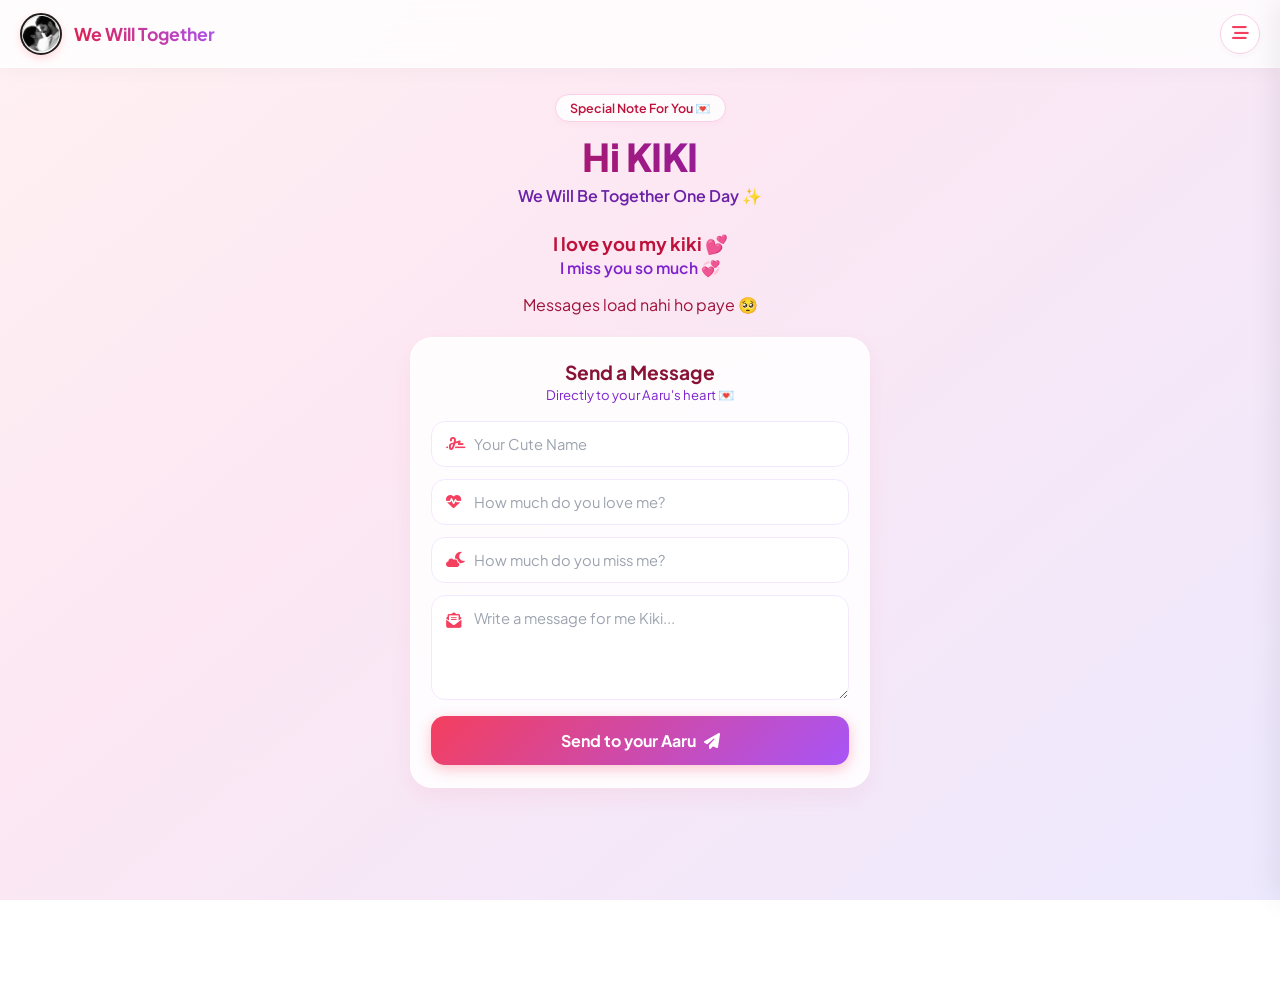
<file: index.html>
<!doctype html>
<html lang="en">
  <head>
    <meta charset="UTF-8" />
    <meta name="viewport" content="width=device-width, initial-scale=1.0" />
    <link rel="icon" type="image/x-icon" href="fav.png">
    <title>Forever For Kiki ✨</title>
    <!-- Google Fonts -->
    <link
      rel="stylesheet"
      href="https://fonts.googleapis.com/css2?family=Plus+Jakarta+Sans:wght@400;500;600;700&display=swap"
    />
    <!-- Font Awesome Icons -->
    <link
      rel="stylesheet"
      href="https://cdnjs.cloudflare.com/ajax/libs/font-awesome/6.5.1/css/all.min.css"
    />
    <!-- Custom CSS -->
    <link rel="stylesheet" href="style.css" />
  </head>
  <body>
    <!-- Glass Navbar -->
    <header class="navbar">
      <div class="brand">
        <div class="logo"></div>
        <span class="logo-text">We Will Together</span>
      </div>
      <button class="menu-btn" id="menuOpen" aria-label="Open menu">
        <i class="fas fa-bars-staggered"></i>
      </button>
    </header>

    <!-- Slide-over Navigation -->
    <div class="menu-backdrop" id="menuBackdrop"></div>
    <nav class="mobile-menu" id="mobileMenu">
      <div class="menu-header">
        <h3>Memories & More ✨</h3>
        <button class="close-btn" id="menuClose" aria-label="Close menu">
          <i class="fas fa-xmark"></i>
        </button>
      </div>
      <ul>
        <li>
          <a href="Our-Gallery/home.html"><i class="fas fa-images"></i> Our Gallery</a>
        </li>
        <li>
          <a href="./surprise/index.html"><i class="fas fa-gift"></i> Surprise</a>
        </li>
        <li>
          <a href="./Our-insatgram/index.html"><i class="fab fa-instagram"></i> Our Instagram</a>
        </li>
        <li>
          <a href="More-Picture/more-pictures.html"><i class="fas fa-photo-film"></i> More Pictures</a>
        </li>
        <li>
          <a href="I-Love-You/i-love-you.html"><i class="fas fa-heart"></i> I Love You</a>
        </li>
        <li>
          <a href="Image-slider/image-slider.html"><i class="fas fa-sliders"></i> Image Slider</a>
        </li>
        <li>
          <a href="Auto-slider/auto-slider.html"><i class="fas fa-play"></i> Auto Slider</a>
        </li>
        <li>
          <a href="Rose/rose.html"><i class="fas fa-spa"></i> Rose</a>
        </li>
      </ul>
    </nav>

    <!-- Main Content -->
    <main class="container">
      <!-- Hero Header -->
      <section class="hero-section">
        <span class="badge">Special Note For You 💌</span>
        <h1 class="hero-title">Hi KIKI</h1>
        <p class="hero-subtitle">We Will Be Together One Day ✨</p>
      </section>

      <!-- Love Notes / Chat Messages -->
      <section class="chat-section">
        <div class="love-header">
          <h2>I love you my kiki 💕</h2>
          <h3>I miss you so much 💞</h3>
        </div>

        <div id="chatContainer">
          <div style="text-align: center; padding: 20px; color: #9f1239">
            Loading cute messages... 💕
          </div>
        </div>
      </section>

      <!-- Contact / Reply Form -->
      <section class="contact-section">
        <div class="card form-card">
          <div class="form-title">
            <h3>Send a Message</h3>
            <p>Directly to your Aaru's heart 💌</p>
          </div>

          <form
            id="contact-form"
            action="https://sheetdb.io/api/v1/shiyodlo4fuy7"
            method="post"
          >
            <div class="input-group">
              <i class="fas fa-signature input-icon"></i>
              <input
                type="text"
                name="data[Name]"
                placeholder="Your Cute Name"
                required
              />
            </div>

            <div class="input-group">
              <i class="fas fa-heart-pulse input-icon"></i>
              <input
                type="text"
                name="data[Email]"
                placeholder="How much do you love me?"
              />
            </div>

            <div class="input-group">
              <i class="fas fa-cloud-moon input-icon"></i>
              <input
                type="text"
                name="data[Number]"
                placeholder="How much do you miss me?"
              />
            </div>

            <div class="input-group">
              <i class="fas fa-envelope-open-text input-icon message-icon"></i>
              <textarea
                name="data[Message]"
                placeholder="Write a message for me Kiki..."
                required
              ></textarea>
            </div>

            <button type="submit" class="btn-submit">
              <span>Send to your Aaru</span>
              <i class="fas fa-paper-plane"></i>
            </button>
          </form>
        </div>
      </section>
    </main>

    <script>
      // Mobile Menu Toggle
      const menuOpen = document.getElementById("menuOpen");
      const menuClose = document.getElementById("menuClose");
      const mobileMenu = document.getElementById("mobileMenu");
      const menuBackdrop = document.getElementById("menuBackdrop");

      function toggleMenu(state) {
        if (state) {
          mobileMenu.classList.add("active");
          menuBackdrop.classList.add("active");
          document.body.style.overflow = "hidden";
        } else {
          mobileMenu.classList.remove("active");
          menuBackdrop.classList.remove("active");
          document.body.style.overflow = "auto";
        }
      }

      menuOpen.addEventListener("click", () => toggleMenu(true));
      menuClose.addEventListener("click", () => toggleMenu(false));
      menuBackdrop.addEventListener("click", () => toggleMenu(false));

      // Dynamic Messages from Google Sheet (SheetDB)
      const API_URL = "https://sheetdb.io/api/v1/4933gjrm7esfg";

      async function loadMessages() {
        const container = document.getElementById("chatContainer");
        try {
          const response = await fetch(API_URL);
          const messages = await response.json();

          container.innerHTML = "";

          messages.forEach((msg) => {
            const bubble = document.createElement("div");
            bubble.className = "chat-bubble";
            bubble.innerHTML = `
              <div class="bubble-header">
                <span class="sender-name">${msg.sender || "Kaanu"}</span>
                <span class="time-tag">${msg.time || "Just now"}</span>
              </div>
              <p class="bubble-text">${msg.text}</p>
            `;
            container.appendChild(bubble);
          });
        } catch (error) {
          container.innerHTML = `<p style="text-align:center; color:#9f1239;">Messages load nahi ho paye 🥺</p>`;
        }
      }

      window.addEventListener("DOMContentLoaded", loadMessages);
    </script>
  </body>
</html>
</file>
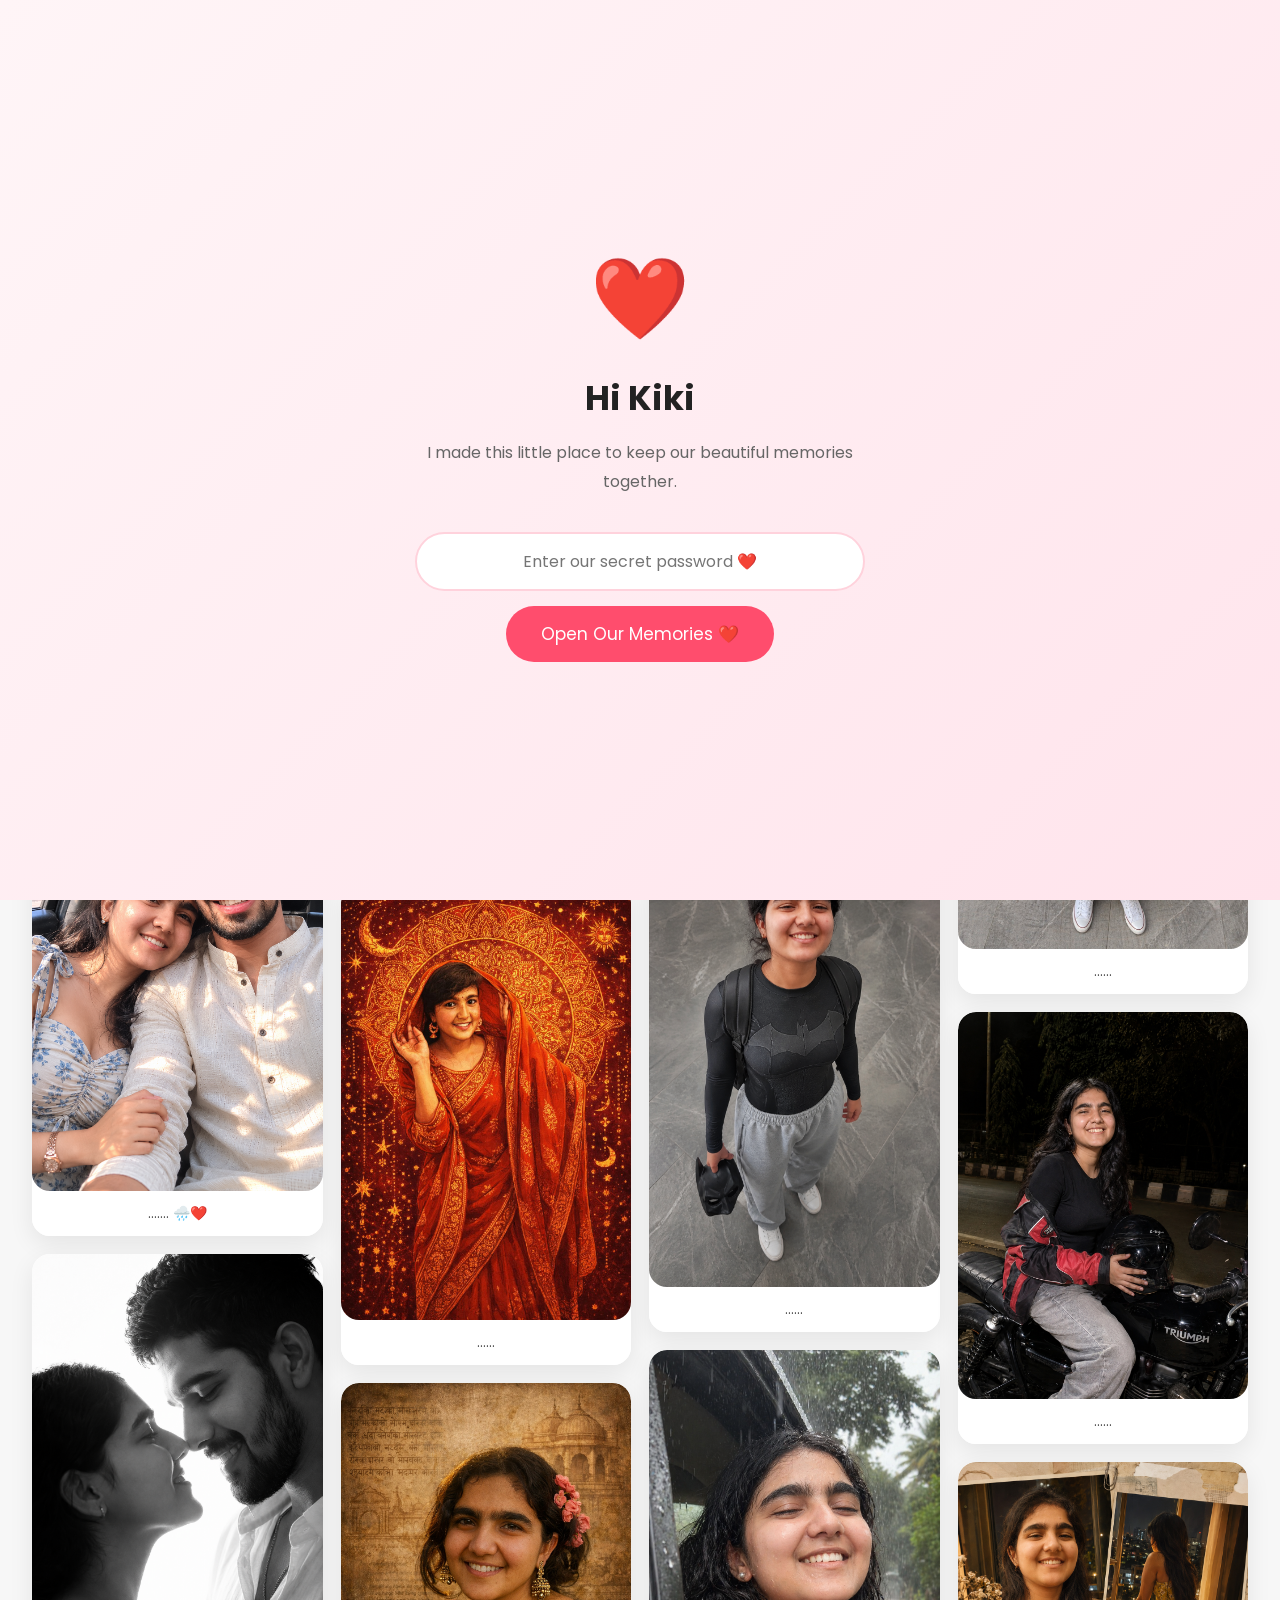
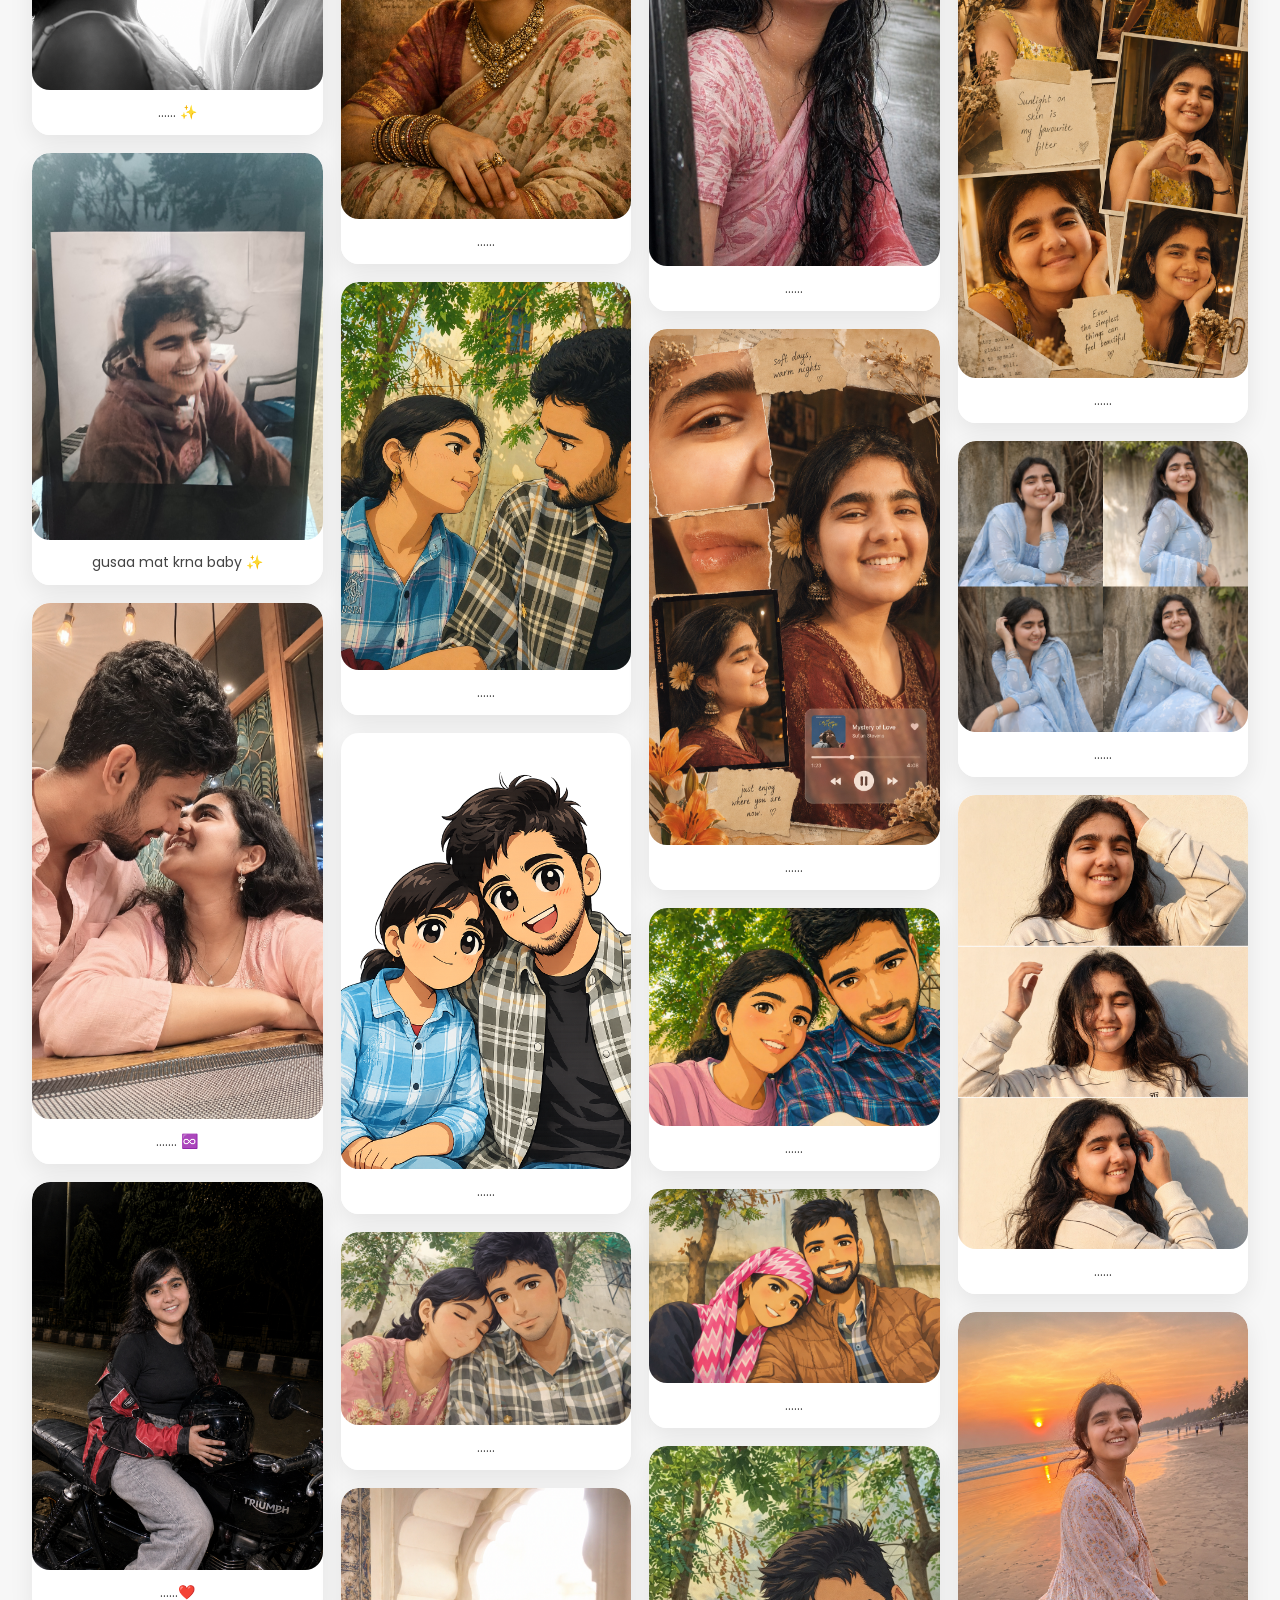
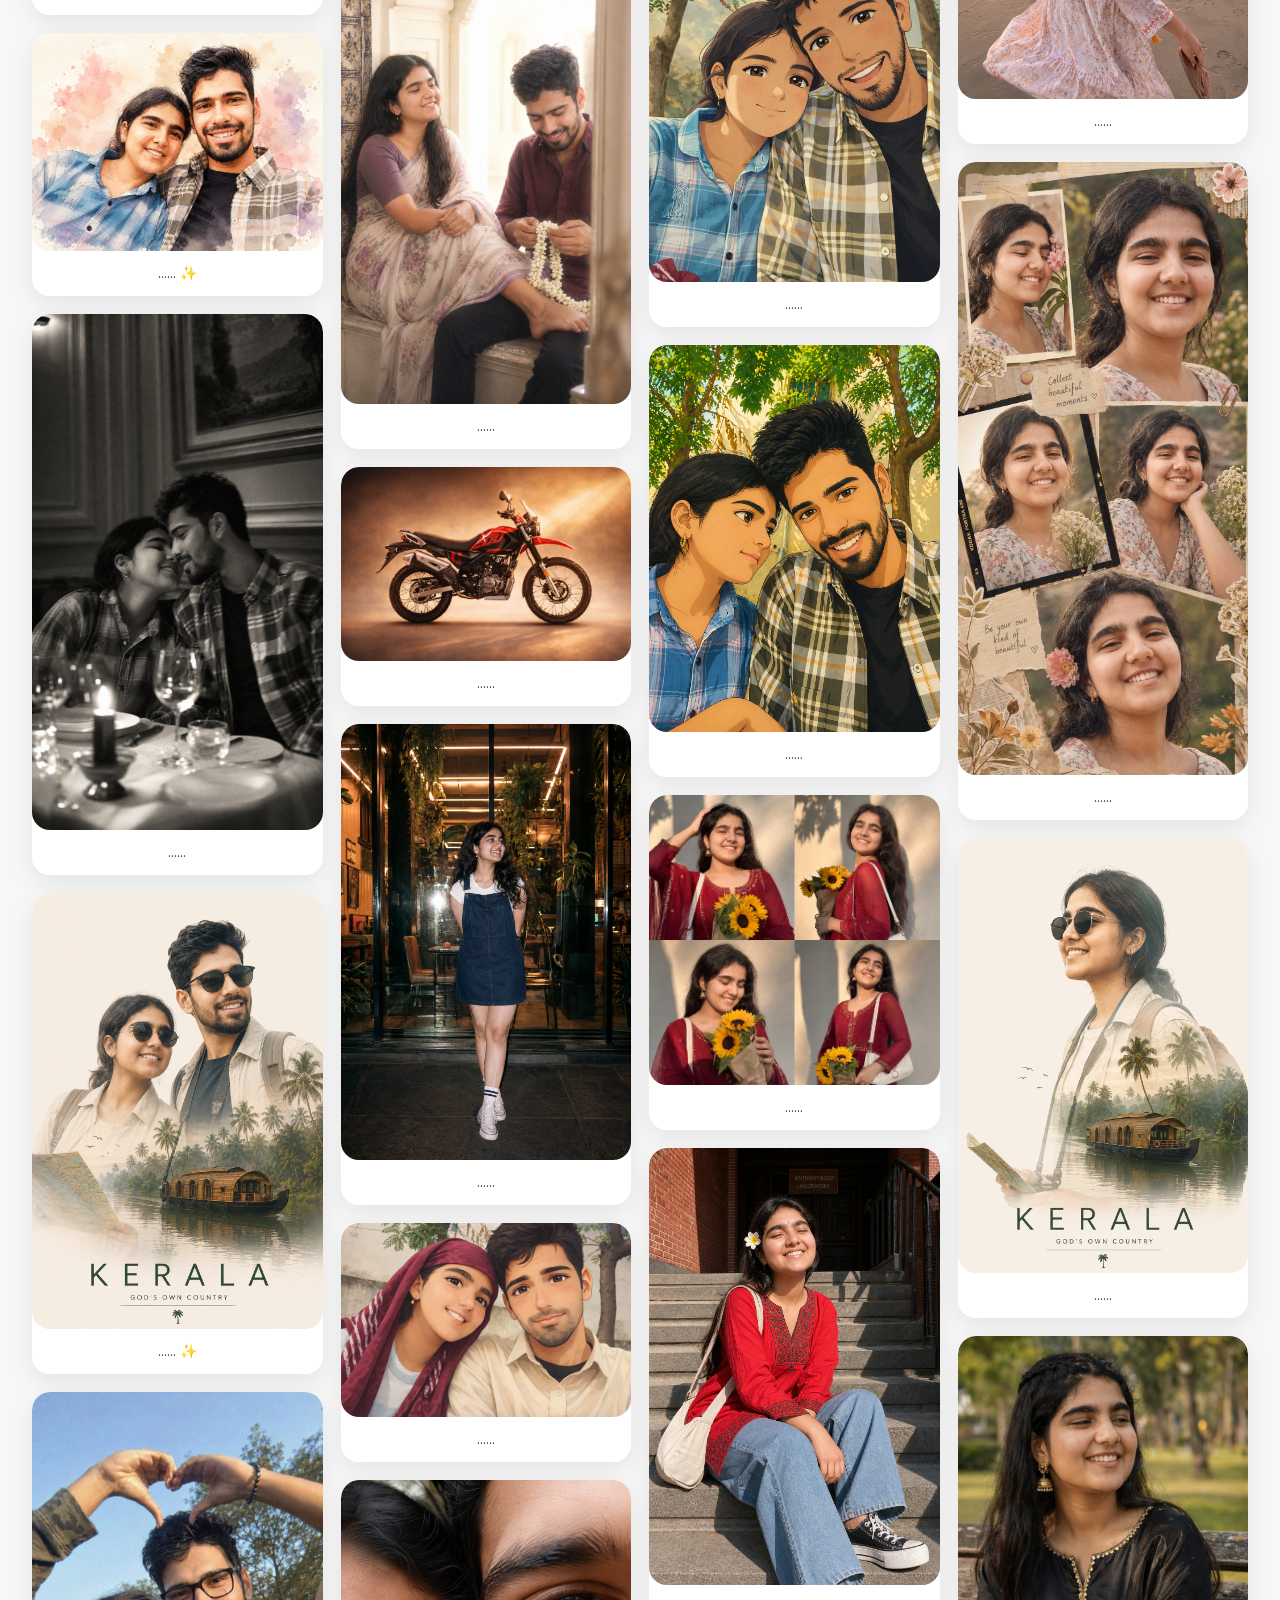
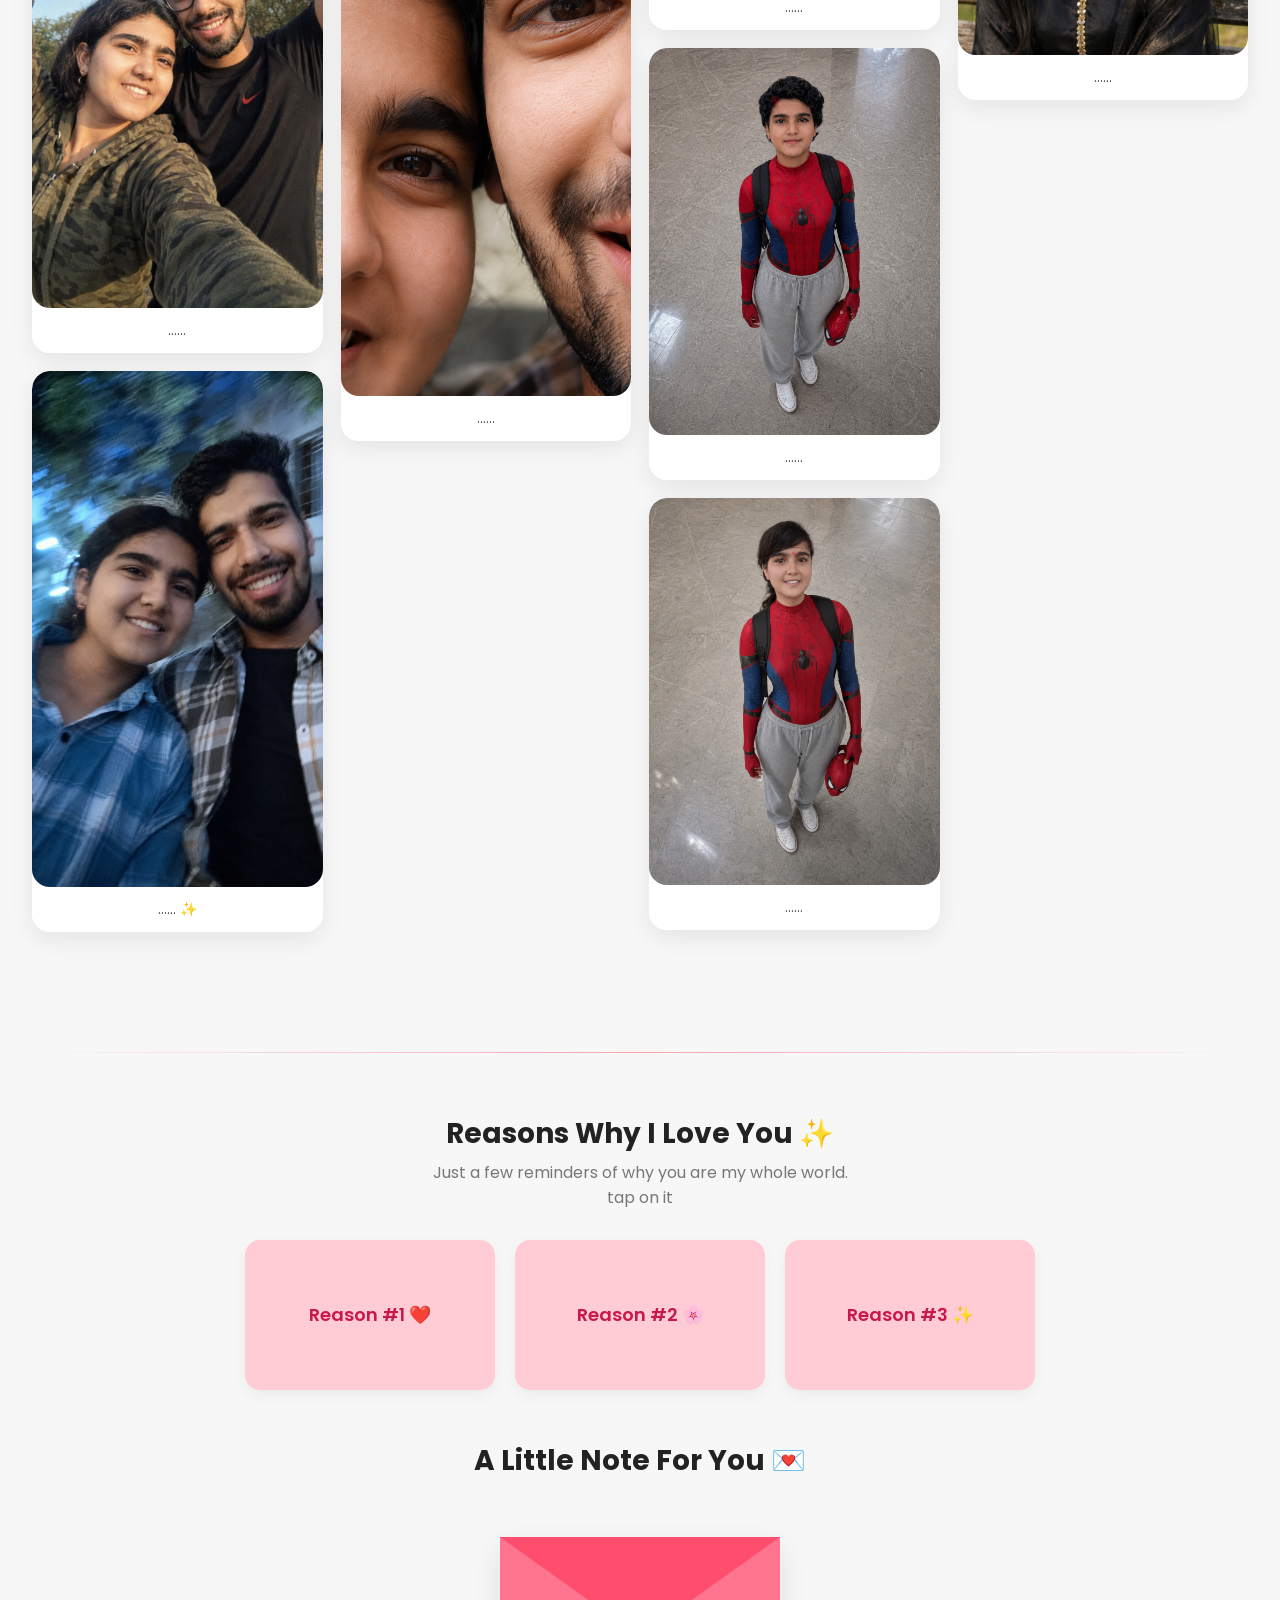
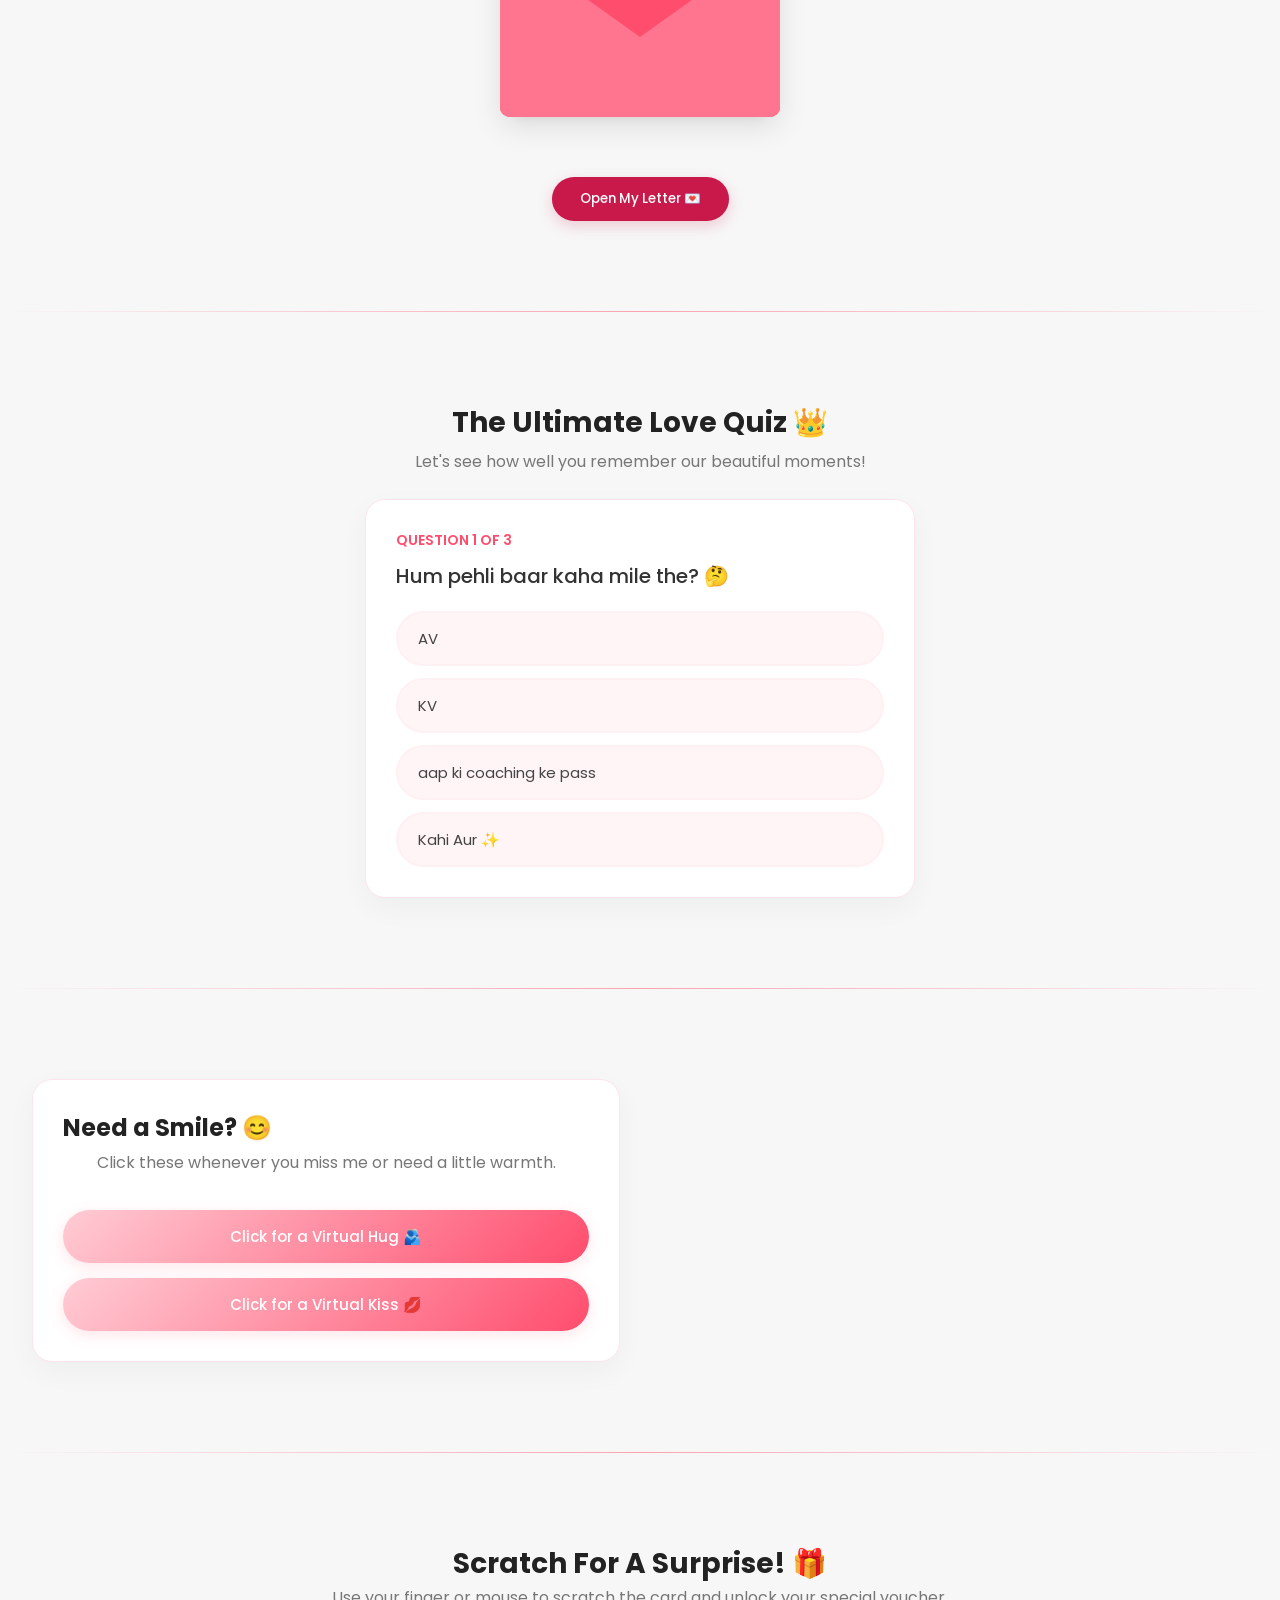
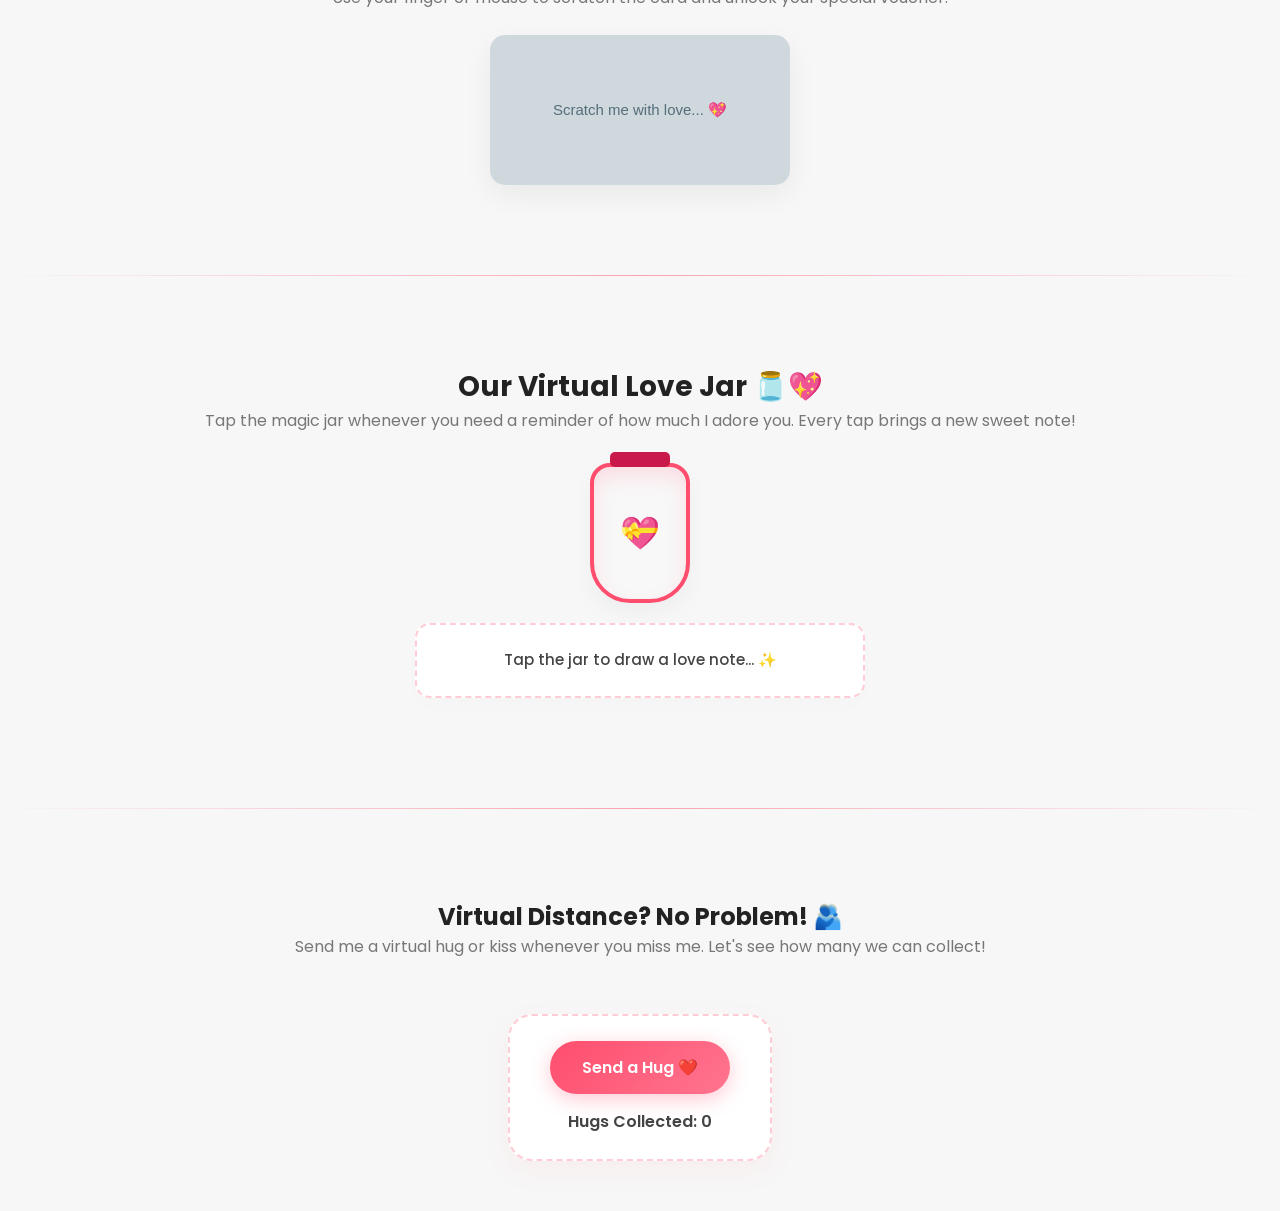
<file: surprise/index.html>
<!DOCTYPE html>
<html lang="en">
<head>
    <meta charset="UTF-8">
    <meta name="viewport" content="width=device-width, initial-scale=1.0">
    <title>Our Memories ❤️</title>
    <link rel="stylesheet" href="style.css">
</head>
<body>
<div class="preloader" id="preloader">
    <div class="preloader-content">
        <div class="glowing-heart">💖</div>
        <p class="preloader-text">Creating love experience for My Kiki...</p>
    </div>
</div>
  

    <section class="welcome" id="welcome">
        <div class="welcome-content">
            <h1>❤️</h1>
            <h2>Hi Kiki</h2>
            <p>I made this little place to keep our beautiful memories together.</p>
            <input type="password" id="password" placeholder="Enter our secret password ❤️">
            <p class="error" id="error">Wrong Password 😢</p>
            <button id="openGallery">Open Our Memories ❤️</button>
        </div>
    </section>

    <div class="hearts" id="hearts"></div>

    <div class="container">
        <div class="relationship-counter">
            <h3>Days of Togetherness 💞</h3>
            <div id="together-timer">Calculating our love...</div>
        </div>

        <h1>❤️ Our Memories</h1>
        <p>Every photo is a beautiful chapter of our journey together.</p>
        <div class="gallery" id="gallery"></div>
    </div>

    <div class="lightbox" id="lightbox">
        <span class="close">&times;</span>
        <span class="counter" id="counter"></span>
        <img id="lightbox-img" alt="Memory">
        <p class="lightbox-caption" id="lightbox-caption"></p>
        <button class="prev">&#10094;</button>
        <button class="next">&#10095;</button>
    </div>

<!-- ==========================================
     NEW FEATURES: LOVE LETTER & REASONS SECTION
=========================================== -->
<div class="container unique-sections">
    <hr class="section-divider">

    <!-- Reasons Why I Love You Section -->
    <div class="reasons-section">
        <h2>Reasons Why I Love You ✨</h2>
        <p>Just a few reminders of why you are my whole world.
            <br>tap on it
        </p>
        <div class="reasons-grid">
            <div class="reason-card" onclick="this.classList.toggle('flipped')">
                <div class="reason-front">Reason #1 ❤️</div>
                <div class="reason-back">You are my Kiki. 😊</div>
            </div>
            <div class="reason-card" onclick="this.classList.toggle('flipped')">
                <div class="reason-front">Reason #2 🌸</div>
                <div class="reason-back">You are my Maggi Don 🥺</div>
            </div>
            <div class="reason-card" onclick="this.classList.toggle('flipped')">
                <div class="reason-front">Reason #3 ✨</div>
                <div class="reason-back">I am your Kaanu ♾️</div>
            </div>
        </div>
    </div>

    <!-- Virtual Love Letter Section -->
    <div class="letter-section">
        <h2>A Little Note For You 💌</h2>
        <div class="envelope-wrapper" id="envelope-wrapper">
            <div class="envelope" id="envelope">
                <div class="flap"></div>
                <div class="pocket"></div>
                <div class="letter">
                    <div class="letter-text">
                        <strong>Dearest Monika,</strong><br><br>
                        This space is just a tiny reflection of how much you mean to me. Every moment with you is a memory I treasure forever. Thank you for being my constant support, my laughter, and my love. <br><br>
                        Forever & Always, <br>
                        ❤️
                    </div>
                </div>
            </div>
        </div>
        <button id="open-letter-btn">Open My Letter 💌</button>
    </div>
</div>


<!-- ==========================================
         ROMANTIC BONUS SECTIONS
    =========================================== -->
    <hr class="section-divider">

    <!-- 1. LOVE METER QUIZ SECTION -->
    <div class="container quiz-section">
        <h2>The Ultimate Love Quiz 👑</h2>
        <p>Let's see how well you remember our beautiful moments!</p>
        
        <div class="quiz-container" id="quiz-box">
            <div class="quiz-header">
                <span id="question-number">Question 1 of 3</span>
            </div>
            <div class="quiz-question" id="quiz-question">Hum pehli baar kaha mile the? 🤔</div>
            <div class="quiz-options" id="quiz-options">
                <!-- Options dynamically injected by JS -->
            </div>
        </div>
        <!-- Secret Surprise After Quiz Completion -->
        <div class="quiz-surprise hide-surprise" id="quiz-surprise">
            <h2>🎉 Correct! You passed the test! ❤️</h2>
            <p>Mene kaha tha na, you are my absolute favorite person. I love you to the moon and back! ♾️✨</p>
            <div class="sparkles">✨💖✨</div>
        </div>
    </div>

    <hr class="section-divider">

    <!-- 2 & 3. BUCKET LIST & VIRTUAL HUGS GRID -->
    <div class="container interactive-fun-section">
        <!-- Virtual Treats / Hugs Section -->
        <div class="virtual-treats">
            <h2>Need a Smile? 😊</h2>
            <p>Click these whenever you miss me or need a little warmth.</p>
            <div class="treat-buttons">
                <button class="treat-btn" onclick="sendVirtualTreat('hug')">Click for a Virtual Hug 🫂</button>
                <button class="treat-btn" onclick="sendVirtualTreat('kiss')">Click for a Virtual Kiss 💋</button>
            </div>
        </div>

        <!-- Our Future Bucket List -->
        <!-- <div class="bucket-list-section">
            <h2>Our Future Bucket List ✈️🌍</h2>
            <p>Things we promise to do together in this beautiful journey.</p>
            <ul class="bucket-list">
                <li><input type="checkbox" id="task1"> <label for="task1">Late night drive with absolute silence & hand-holding. 🚗</label></li>
                <li><input type="checkbox" id="task2"> <label for="task2">Watch a beautiful sunset from the mountain top. ⛰️🌅</label></li>
                <li><input type="checkbox" id="task3"> <label for="task3">Cook a chaotic, messy dinner together. 🍳🍕</label></li>
                <li><input type="checkbox" id="task4"> <label for="task4">A cozy movie marathon under a huge warm blanket. 🍿🎬</label></li>
            </ul>
        </div> -->
    </div>

    <!-- Dynamic Pop-up Overlay for Treats -->
    <div class="treat-overlay" id="treat-overlay">
        <div class="treat-popup">
            <span class="close-treat" onclick="closeTreat()">&times;</span>
            <div id="treat-content" class="treat-content"></div>
        </div>
    </div>

    <hr class="section-divider">

    <div class="container scratch-section">
        <h2>Scratch For A Surprise! 🎁</h2>
        <p>Use your finger or mouse to scratch the card and unlock your special voucher.</p>
        
        <div class="scratch-card-wrapper">
            <div class="scratch-card-reward">
                <h3>🎫 SPECIAL VOUCHER</h3>
                <p>This voucher entitles Monika to <strong>One Infinite Hug & A Late-Night Ice Cream Date</strong> anytime she wants! ❤️</p>
            </div>
            <canvas id="scratch-canvas" width="300" height="150"></canvas>
        </div>
    </div>

    <div class="toast-container" id="toast-container"></div>

    <div class="visualizer-container">
        <canvas id="visualizer-canvas"></canvas>
    </div>

    <!-- ==========================================
         FINAL BONUS: LOVE JAR & STARFIELD
    =========================================== -->
    <hr class="section-divider">

    <!-- Virtual Love Jar Container -->
    <div class="container jar-section">
        <h2>Our Virtual Love Jar 🫙💖</h2>
        <p>Tap the magic jar whenever you need a reminder of how much I adore you. Every tap brings a new sweet note!</p>
        
        <div class="jar-container">
            <div class="love-jar" id="love-jar">
                <div class="jar-lid"></div>
                <div class="jar-body">
                    <span class="jar-heart">💝</span>
                </div>
            </div>
            
            <div class="jar-message-box" id="jar-message-box">
                Tap the jar to draw a love note... ✨
            </div>
        </div>
    </div>

    <!-- Background Twinkling Stars Canvas for Night Mode -->
    <div class="starfield-container">
        <canvas id="starfield-canvas"></canvas>
    </div>


<hr class="section-divider">

    <div class="container interactive-love-center">
        <h2>Virtual Distance? No Problem! 🫂</h2>
        <p>Send me a virtual hug or kiss whenever you miss me. Let's see how many we can collect!</p>
        
        <div class="hug-counter-box">
            <button class="hug-btn" id="send-hug-btn">Send a Hug ❤️</button>
            <div class="counter-display">Hugs Collected: <span id="hug-count">0</span></div>
        </div>
    </div>

    <div class="secret-letter-overlay" id="secret-overlay">
        <div class="secret-letter-card">
            <span class="close-letter-btn" id="close-letter-btn">❌</span>
            <h2>My Secret Note To You 💌</h2>
            <div class="letter-content">
                <p>Hey Monika,</p>
                <p>If you are reading this, it means you typed my name on the keyboard! You always find a way to unlock my hidden thoughts.</p>
                <p>I just want to say that you make my life incredibly beautiful. Every single day, every laugh, and every memory we share means the world to me. Thank you for being mine forever. ❤️</p>
                <p class="letter-signature">~ Always Yours, Aaru</p>
            </div>
        </div>
    </div>











    <!-- <audio id="bg-music" src="Images/dil-aaya.mp3" loop></audio> -->

    <script src="script.js"></script>
</body>
</html>
</file>
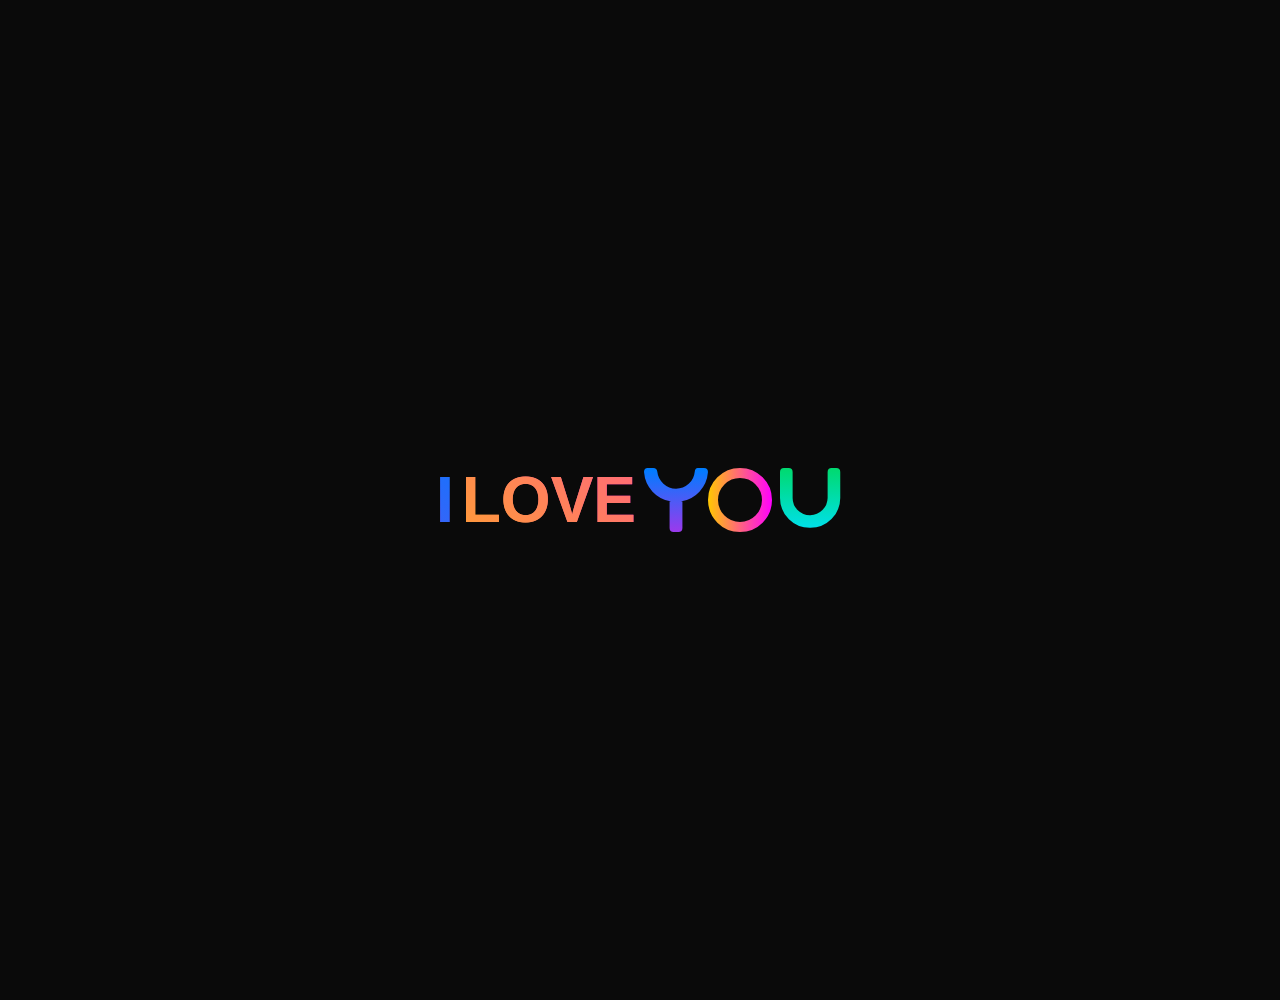
<file: I-Love-You/i-love-you.html>
<!doctype html>
<html lang="en">
  <head>
    <meta charset="UTF-8" />
    <meta name="viewport" content="width=device-width, initial-scale=1.0" />
    <title>I Love You KIKI</title>
    <style>
      body {
        margin: 0;
        padding: 50px;
        background: #0a0a0a;
        font-family: Arial, sans-serif;
        display: flex;
        justify-content: center;
        align-items: center;
        min-height: 100vh;
      }

      .absolute {
        position: absolute;
      }

      .inline-block {
        display: inline-block;
      }

      .loader {
        display: flex;
        margin: 0.25em 0;
        align-items: center;
      }

      .w-2 {
        width: 0.5em;
      }

      .dash {
        animation:
          dashArray 2s ease-in-out infinite,
          dashOffset 2s linear infinite;
      }

      .spin {
        animation:
          spinDashArray 2s ease-in-out infinite,
          spin 8s ease-in-out infinite,
          dashOffset 2s linear infinite;
        transform-origin: center;
      }

      @keyframes dashArray {
        0% {
          stroke-dasharray: 0 1 359 0;
        }
        50% {
          stroke-dasharray: 0 359 1 0;
        }
        100% {
          stroke-dasharray: 359 1 0 0;
        }
      }

      @keyframes spinDashArray {
        0% {
          stroke-dasharray: 270 90;
        }
        50% {
          stroke-dasharray: 0 360;
        }
        100% {
          stroke-dasharray: 270 90;
        }
      }

      @keyframes dashOffset {
        0% {
          stroke-dashoffset: 365;
        }
        100% {
          stroke-dashoffset: 5;
        }
      }

      @keyframes spin {
        0% {
          rotate: 0deg;
        }
        12.5%,
        25% {
          rotate: 270deg;
        }
        37.5%,
        50% {
          rotate: 540deg;
        }
        62.5%,
        75% {
          rotate: 810deg;
        }
        87.5%,
        100% {
          rotate: 1080deg;
        }
      }

      .letter-i {
        font-size: 64px;
        font-weight: bold;
        background: linear-gradient(45deg, #973bed, #007cff);
        -webkit-background-clip: text;
        -webkit-text-fill-color: transparent;
        background-clip: text;
        position: relative;
      }

      .letter-i::after {
        content: "I";
        position: absolute;
        top: 0;
        left: 0;
        background: linear-gradient(45deg, #973bed, #007cff);
        -webkit-background-clip: text;
        -webkit-text-fill-color: transparent;
        background-clip: text;
        animation:
          dashArray 2s ease-in-out infinite,
          dashOffset 2s linear infinite;
        background-size: 400% 400%;
      }

      .letter-love {
        font-size: 64px;
        font-weight: bold;
        background: linear-gradient(45deg, #ffc800, #f0f);
        -webkit-background-clip: text;
        -webkit-text-fill-color: transparent;
        background-clip: text;
        position: relative;
      }

      .letter-love::after {
        content: "LOVE";
        position: absolute;
        top: 0;
        left: 0;
        background: linear-gradient(45deg, #ffc800, #f0f);
        -webkit-background-clip: text;
        -webkit-text-fill-color: transparent;
        background-clip: text;
        animation:
          dashArray 2s ease-in-out infinite,
          dashOffset 2s linear infinite;
        background-size: 400% 400%;
      }
    </style>
  </head>
  <body>
    <div class="loader">
      <span class="letter-i">I</span>
      <div class="w-2"></div>
      <span class="letter-love">LOVE</span>
      <div class="w-2"></div>

      <svg height="0" width="0" viewBox="0 0 64 64" class="absolute">
        <defs class="s-xJBuHA073rTt" xmlns="http://www.w3.org/2000/svg">
          <linearGradient
            class="s-xJBuHA073rTt"
            gradientUnits="userSpaceOnUse"
            y2="2"
            x2="0"
            y1="62"
            x1="0"
            id="b"
          >
            <stop class="s-xJBuHA073rTt" stop-color="#973BED"></stop>
            <stop class="s-xJBuHA073rTt" stop-color="#007CFF" offset="1"></stop>
          </linearGradient>
          <linearGradient
            class="s-xJBuHA073rTt"
            gradientUnits="userSpaceOnUse"
            y2="0"
            x2="0"
            y1="64"
            x1="0"
            id="c"
          >
            <stop class="s-xJBuHA073rTt" stop-color="#FFC800"></stop>
            <stop class="s-xJBuHA073rTt" stop-color="#F0F" offset="1"></stop>
            <animateTransform
              repeatCount="indefinite"
              keySplines=".42,0,.58,1;.42,0,.58,1;.42,0,.58,1;.42,0,.58,1;.42,0,.58,1;.42,0,.58,1;.42,0,.58,1;.42,0,.58,1"
              keyTimes="0; 0.125; 0.25; 0.375; 0.5; 0.625; 0.75; 0.875; 1"
              dur="8s"
              values="0 32 32;-270 32 32;-270 32 32;-540 32 32;-540 32 32;-810 32 32;-810 32 32;-1080 32 32;-1080 32 32"
              type="rotate"
              attributeName="gradientTransform"
            ></animateTransform>
          </linearGradient>
          <linearGradient
            class="s-xJBuHA073rTt"
            gradientUnits="userSpaceOnUse"
            y2="2"
            x2="0"
            y1="62"
            x1="0"
            id="d"
          >
            <stop class="s-xJBuHA073rTt" stop-color="#00E0ED"></stop>
            <stop class="s-xJBuHA073rTt" stop-color="#00DA72" offset="1"></stop>
          </linearGradient>
        </defs>
      </svg>

      <svg
        xmlns="http://www.w3.org/2000/svg"
        fill="none"
        viewBox="0 0 64 64"
        height="64"
        width="64"
        class="inline-block"
      >
        <path
          stroke-linejoin="round"
          stroke-linecap="round"
          stroke-width="8"
          stroke="url(#b)"
          d="M 54.722656,3.9726563 A 2.0002,2.0002 0 0 0 54.941406,4 h 5.007813 C 58.955121,17.046124 49.099667,27.677057 36.121094,29.580078 a 2.0002,2.0002 0 0 0 -1.708985,1.978516 V 60 H 29.587891 V 31.558594 A 2.0002,2.0002 0 0 0 27.878906,29.580078 C 14.900333,27.677057 5.0448787,17.046124 4.0507812,4 H 9.28125 c 1.231666,11.63657 10.984383,20.554048 22.6875,20.734375 a 2.0002,2.0002 0 0 0 0.02344,0 c 11.806958,0.04283 21.70649,-9.003371 22.730469,-20.7617187 z"
          class="dash"
          id="y"
          pathLength="360"
        ></path>
      </svg>

      <svg
        xmlns="http://www.w3.org/2000/svg"
        fill="none"
        style="--rotation-duration: 0ms; --rotation-direction: normal"
        viewBox="0 0 64 64"
        height="64"
        width="64"
        class="inline-block"
      >
        <path
          stroke-linejoin="round"
          stroke-linecap="round"
          stroke-width="10"
          stroke="url(#c)"
          d="M 32 32
                m 0 -27
                a 27 27 0 1 1 0 54
                a 27 27 0 1 1 0 -54"
          class="spin"
          id="o"
          pathLength="360"
        ></path>
      </svg>

      <div class="w-2"></div>

      <svg
        xmlns="http://www.w3.org/2000/svg"
        fill="none"
        style="--rotation-duration: 0ms; --rotation-direction: normal"
        viewBox="0 0 64 64"
        height="64"
        width="64"
        class="inline-block"
      >
        <path
          stroke-linejoin="round"
          stroke-linecap="round"
          stroke-width="8"
          stroke="url(#d)"
          d="M 4,4 h 4.6230469 v 25.919922 c -0.00276,11.916203 9.8364941,21.550422 21.7500001,21.296875 11.616666,-0.240651 21.014356,-9.63894 21.253906,-21.25586 a 2.0002,2.0002 0 0 0 0,-0.04102 V 4 H 56.25 v 25.919922 c 0,14.33873 -11.581192,25.919922 -25.919922,25.919922 a 2.0002,2.0002 0 0 0 -0.0293,0 C 15.812309,56.052941 3.998433,44.409961 4,29.919922 Z"
          class="dash"
          id="u"
          pathLength="360"
        ></path>
      </svg>
    </div>
  </body>
</html>
</file>
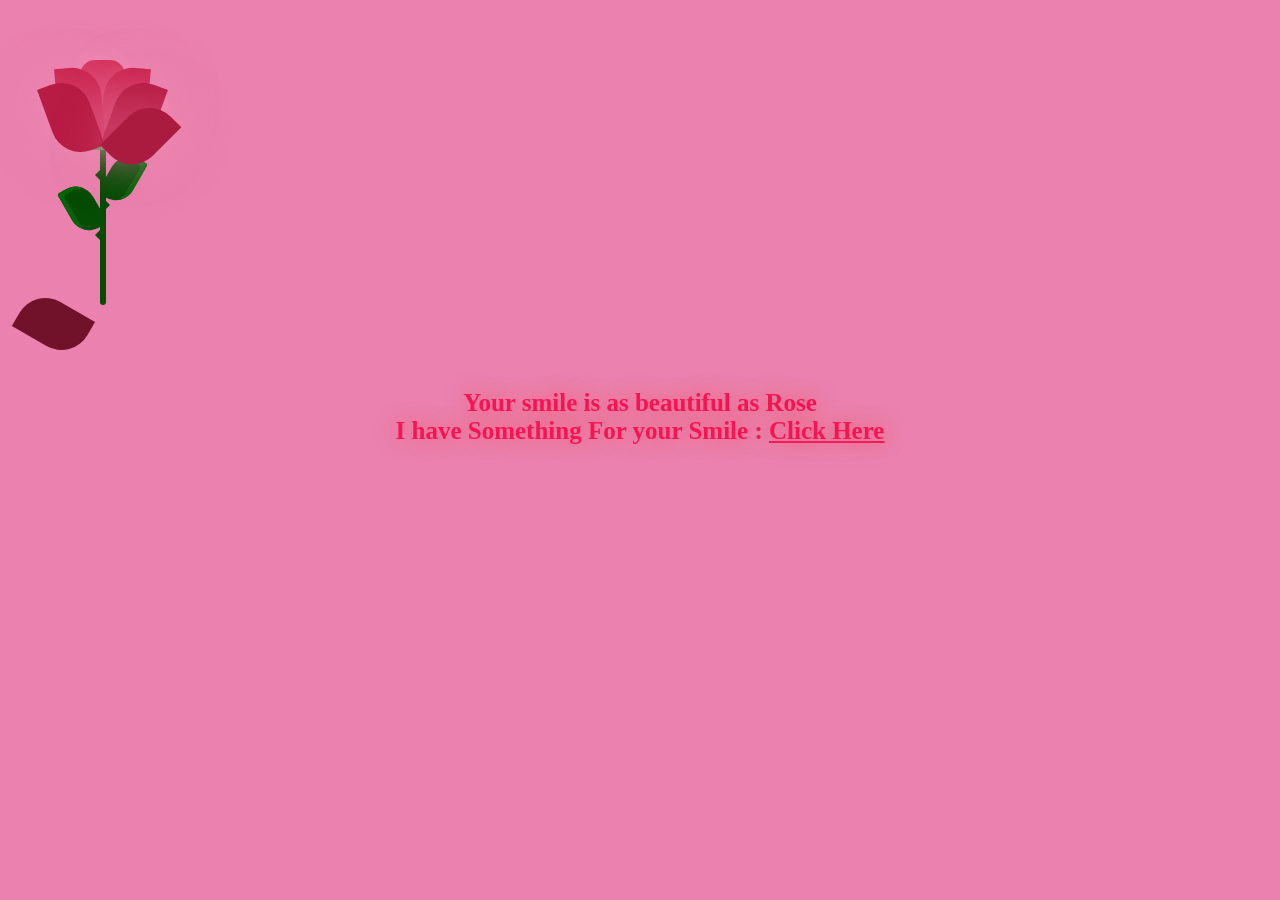
<file: Rose/rose.html>
<!DOCTYPE html>
<html lang="en">
<head>
    <meta charset="UTF-8">
    <meta name="viewport" content="width=device-width, initial-scale=1.0">
    <title>Rose</title>

 <style>
        
body{
     background: #ea81ae;
 }
.glass {
  height: 350px;
  width: 200px;
}

.petals > div {
  position: absolute;
  background: #d52d58;
  width: 45px;
  height: 80px;
  top: 55px;
  transition: all 0.5s ease-out;
}
.petals > div:nth-child(1) {
  border-radius: 15px;
  box-shadow: 0px 0px 30px #f594b8;
  left: 80px;
  top: 60px;
  background: #d52d58;
}
.petals > div:nth-child(2),
.petals > div:nth-child(4),
.petals > div:nth-child(6) {
  background: #b81b43;
  left: 60px;
  border-radius: 0px 30px 0px 30px;
  transform-origin: bottom right;
}
.petals > div:nth-child(3),
.petals > div:nth-child(5),
.petals > div:nth-child(7) {
  background: #b81b43;
  left: 100px;
  border-radius: 30px 0px 30px 0px;
  transform-origin: bottom left;
}
.petals > div:nth-child(2) {
  z-index: 5;
  background: #ab1a3f;
  top: 75px;
  height: 70px;
  box-shadow: 0px 0px 50px rgba(245, 148, 184, 0.5);
  animation: bloom2 3s ease-in-out;
  animation-fill-mode: forwards;
}
.petals > div:nth-child(3) {
  z-index: 4;
  background: #ab1a3f;
  top: 75px;
  height: 70px;
  box-shadow: 0px 0px 50px rgba(245, 148, 184, 0.5);
  animation: bloom3 3s ease-in-out, glowing 2.5s ease-in-out infinite;
  animation-fill-mode: forwards;
}
.petals > div:nth-child(4) {
  z-index: 3;
  background: #b81b43;
  top: 70px;
  height: 75px;
  box-shadow: 0px 0px 50px rgba(245, 148, 184, 0.5);
  animation: bloom4 3s ease-in-out, glowing 2.5s ease-in-out infinite;
  animation-fill-mode: forwards;
}
.petals > div:nth-child(5) {
  z-index: 2;
  background: #b81b43;
  top: 70px;
  height: 75px;
  box-shadow: 0px 0px 50px rgba(245, 148, 184, 0.5);
  animation: bloom5 3s ease-in-out, glowing 2.5s ease-in-out infinite;
  animation-fill-mode: forwards;
}
.petals > div:nth-child(6) {
  z-index: 1;
  background: #c9204b;
  top: 65px;
  height: 70px;
  box-shadow: 0px 0px 50px rgba(245, 148, 184, 0.3);
  animation: bloom6 3s ease-in-out, glowing 2.5s ease-in-out infinite;
  animation-fill-mode: forwards;
}
.petals > div:nth-child(7) {
  z-index: 0;
  background: #c9204b;
  top: 65px;
  height: 70px;
  box-shadow: 0px 0px 50px rgba(245, 148, 184, 0.3);
  animation: bloom7 3s ease-in-out, glowing 2.5s ease-in-out infinite;
  animation-fill-mode: forwards;
}

.deadPetals > div {
  position: absolute;
  background: #d52d58;
  width: 20px;
  height: 15px;
  top: 120px;
  border-radius: 0px 30px 0px 30px;
  box-shadow: 0px 0px 30px rgba(245, 148, 184, 0.5);
  transition: all 0.5s ease-out;
}
.deadPetals > div:nth-child(1) {
  left: 80px;
  transform: rotate(-30deg);
  animation: falling 10s 4s ease-in-out infinite;
}
.deadPetals > div:nth-child(2) {
  left: 101px;
  transform: rotate(-30deg);
  animation: falling 20s 8s ease-in-out infinite;
}
.deadPetals > div:nth-child(3) {
  left: 79px;
  transform: rotate(-30deg);
  animation: falling 20s 12s ease-in-out infinite;
}
.deadPetals > div:nth-child(4) {
  left: 92px;
  transform: rotate(-30deg);
  animation: falling 20s 16s ease-in-out infinite;
}

.leaves > div:nth-last-child(1) {
  position: absolute;
  width: 55px;
  height: 30px;
  background: #338f37;
  top: 120px;
  left: 75px;
  border-radius: 100px;
}
.leaves > div:nth-child(1) {
  position: absolute;
  width: 6px;
  height: 210px;
  background: #054c05;
  top: 95px;
  left: 100px;
  border-radius: 0 0 100px 100px;
}
.leaves > div:nth-child(2) {
  position: absolute;
  width: 30px;
  height: 50px;
  top: 53px;
  border-radius: 5px 40px 20px 40px;
  background: #054c05;
  transform-origin: bottom;
  transform: rotate(-30deg);
  top: 180px;
  left: 80px;
  box-shadow: inset 5px 5px #066406;
}
.leaves > div:nth-child(3) {
  position: absolute;
  width: 30px;
  height: 50px;
  top: 53px;
  border-radius: 40px 5px 40px 20px;
  background: #054c05;
  transform-origin: bottom;
  transform: rotate(30deg);
  top: 150px;
  left: 95px;
  box-shadow: inset -5px 5px #066406;
}

.thorns > div {
  position: absolute;
  width: 0;
  height: 0;
  top: 140px;
}
.thorns > div:nth-child(odd) {
  border-top: 5px solid transparent;
  border-bottom: 5px solid transparent;
  border-left: 5px solid #054c05;
  left: 105px;
}
.thorns > div:nth-child(even) {
  border-top: 5px solid transparent;
  border-bottom: 5px solid transparent;
  border-right: 5px solid #054c05;
  left: 95px;
}
.thorns > div:nth-child(1) {
  top: 200px;
}
.thorns > div:nth-child(2) {
  top: 170px;
}
.thorns > div:nth-child(4) {
  top: 230px;
}

@keyframes bloom2 {
  50% {
    transform: rotate(-90deg);
    top: 200px;
    left: 100px;
  }
  100% {
    transform: rotate(-60deg);
    top: 252px;
    left: 50px;
    background: #71122a;
    box-shadow: 0px 0px 0px rgba(245, 148, 184, 0);
  }
}
@keyframes bloom3 {
  100% {
    transform: rotate(45deg);
  }
}
@keyframes bloom4 {
  100% {
    transform: rotate(-20deg);
  }
}
@keyframes bloom5 {
  100% {
    transform: rotate(20deg);
  }
}
@keyframes bloom6 {
  100% {
    transform: rotate(-5deg);
  }
}
@keyframes bloom7 {
  100% {
    transform: rotate(5deg);
  }
}
@keyframes glowing {
  50% {
    background: #d7365f;
    box-shadow: 0px 0px 60px #f594b8;
  }
}
@keyframes falling {
  20% {
    top: 335px;
    background: #9d193b;
    box-shadow: 0px 0px 0px rgba(245, 148, 184, 0);
  }
  100% {
    top: 335px;
    opacity: 0;
  }
}
.text {
  font-family: cursive;
  font-weight: 800;
  font-size: 25px;
  text-align: center;
  justify-content: center;
  color: rgb(245, 20, 84);
  text-shadow: 0 0 20px rgb(241, 94, 106);

}
.text a {
  color: rgb(245, 20, 84);
}
.text a:hover {
  color: white;
  text-shadow: 0 0 20px rgb(235, 25, 42);
}

    </style>
</head>
<body>
     <div class="last">
         <div class="container">
      <div class="glass">
        <div class="shine"></div>
      </div>
      <div class="thorns">
        <div></div>
        <div></div>
        <div></div>
        <div></div>
      </div>
      <div class="leaves">
        <div></div>
        <div></div>
        <div></div>
        <div></div>
      </div>
      <div class="petals">
        <div></div>
        <div></div>
        <div></div>
        <div></div>
        <div></div>
        <div></div>
        <div></div>
      </div>
      <div class="text">
        <h2></h2> Your smile is as beautiful as Rose <br /> 
       I have Something For your Smile : <a href="new.html">Click Here</a></h2>
      </div>
    </div>
      </div>
</body>
</html>
</file>
<file: style.css>
:root {
  --primary: #f43f5e;
  --primary-dark: #be123c;
  --primary-glow: rgba(244, 63, 94, 0.22);
  --accent-soft: #fbcfe8;
  --bg-gradient: linear-gradient(140deg, #fff1f2 0%, #fce7f3 40%, #ede9fe 100%);
  --glass-bg: rgba(255, 255, 255, 0.86);
  --glass-border: rgba(255, 255, 255, 0.95);
  --text-dark: #1f2937;
  --text-muted: #9f1239;
  --card-shadow: 0 10px 25px rgba(225, 29, 72, 0.06);
  --radius-lg: 22px;
  --radius-md: 14px;
  --radius-sm: 10px;
}

* {
  margin: 0;
  padding: 0;
  box-sizing: border-box;
  font-family: 'Plus Jakarta Sans', sans-serif;
  -webkit-tap-highlight-color: transparent;
}

body {
  background: var(--bg-gradient);
  background-attachment: fixed;
  color: var(--text-dark);
  min-height: 100vh;
  padding-bottom: 40px;
}

/* Glass Navbar */
.navbar {
  position: fixed;
  top: 0;
  left: 0;
  width: 100%;
  height: 68px;
  padding: 0 20px;
  display: flex;
  justify-content: space-between;
  align-items: center;
  background: rgba(255, 255, 255, 0.8);
  backdrop-filter: blur(14px);
  -webkit-backdrop-filter: blur(14px);
  border-bottom: 1px solid rgba(255, 255, 255, 0.8);
  box-shadow: 0 4px 16px rgba(0, 0, 0, 0.03);
  z-index: 100;
}

.brand {
  display: flex;
  align-items: center;
  gap: 12px;
}

.logo {
  width: 42px;
  height: 42px;
  border-radius: 50%;
  background: url('./fav.png') center/cover no-repeat;
  border: 2px solid #221c1c;
  box-shadow: 0 3px 8px rgba(244, 63, 94, 0.2);
}

.logo-text {
  font-size: 1.1rem;
  font-weight: 700;
  background: linear-gradient(45deg, #e11d48, #a855f7);
  -webkit-background-clip: text;
  -webkit-text-fill-color: transparent;
}

.menu-btn {
  background: #fff;
  border: 1px solid var(--accent-soft);
  width: 40px;
  height: 40px;
  border-radius: 50%;
  display: grid;
  place-items: center;
  font-size: 1.05rem;
  color: var(--primary);
  cursor: pointer;
  box-shadow: 0 2px 6px rgba(0, 0, 0, 0.03);
  transition: transform 0.2s ease;
}

.menu-btn:active {
  transform: scale(0.92);
}

/* Mobile Drawer */
.menu-backdrop {
  position: fixed;
  inset: 0;
  background: rgba(0, 0, 0, 0.25);
  backdrop-filter: blur(3px);
  opacity: 0;
  visibility: hidden;
  transition: opacity 0.3s ease;
  z-index: 150;
}

.menu-backdrop.active {
  opacity: 1;
  visibility: visible;
}

.mobile-menu {
  position: fixed;
  top: 0;
  right: -320px;
  width: min(85vw, 320px);
  height: 100%;
  background: rgba(255, 255, 255, 0.96);
  backdrop-filter: blur(20px);
  box-shadow: -8px 0 24px rgba(0, 0, 0, 0.06);
  padding: 24px;
  display: flex;
  flex-direction: column;
  transition: right 0.35s cubic-bezier(0.4, 0, 0.2, 1);
  z-index: 200;
}

.mobile-menu.active {
  right: 0;
}

.menu-header {
  display: flex;
  justify-content: space-between;
  align-items: center;
  margin-bottom: 22px;
}

.menu-header h3 {
  font-size: 1.05rem;
  font-weight: 700;
  color: var(--primary-dark);
}

.close-btn {
  background: #fdf2f8;
  border: none;
  width: 34px;
  height: 34px;
  border-radius: 50%;
  display: grid;
  place-items: center;
  font-size: 0.95rem;
  color: var(--primary-dark);
  cursor: pointer;
}

.mobile-menu ul {
  list-style: none;
  display: flex;
  flex-direction: column;
  gap: 10px;
  overflow-y: auto;
}

.mobile-menu li a {
  display: flex;
  align-items: center;
  gap: 14px;
  padding: 12px 16px;
  background: #faf5ff;
  border-radius: var(--radius-sm);
  text-decoration: none;
  color: var(--text-dark);
  font-size: 0.95rem;
  font-weight: 600;
  border: 1px solid rgba(243, 232, 255, 0.6);
  transition: all 0.2s ease;
}

.mobile-menu li a i {
  color: var(--primary);
  width: 20px;
  text-align: center;
}

.mobile-menu li a:hover {
  transform: translateX(5px);
  background: #fce7f3;
}

/* Main Container */
.container {
  width: 92%;
  max-width: 460px;
  margin: 90px auto 0 auto;
  display: flex;
  flex-direction: column;
  gap: 22px;
}

/* Hero Section */
.hero-section {
  text-align: center;
  padding: 4px 0;
}

.badge {
  display: inline-block;
  font-size: 0.78rem;
  font-weight: 600;
  background: rgba(255, 255, 255, 0.85);
  padding: 5px 14px;
  border-radius: 50px;
  color: var(--primary-dark);
  border: 1px solid var(--accent-soft);
  box-shadow: 0 2px 6px rgba(244, 63, 94, 0.04);
  margin-bottom: 10px;
}

.hero-title {
  font-size: 2.4rem;
  font-weight: 800;
  letter-spacing: -0.5px;
  background: linear-gradient(45deg, #be123c, #7e22ce);
  -webkit-background-clip: text;
  -webkit-text-fill-color: transparent;
}

.hero-subtitle {
  font-size: 1rem;
  font-weight: 600;
  color: #6b21a8;
  margin-top: 4px;
}

/* Chat Section */
.chat-section {
  display: flex;
  flex-direction: column;
  gap: 14px;
}

.love-header {
  text-align: center;
  margin-bottom: 2px;
}

.love-header h2 {
  font-size: 1.15rem;
  font-weight: 700;
  color: #be123c;
}

.love-header h3 {
  font-size: 0.98rem;
  font-weight: 600;
  color: #7e22ce;
  margin-top: 2px;
}

.chat-bubble {
  background: var(--glass-bg);
  backdrop-filter: blur(12px);
  -webkit-backdrop-filter: blur(12px);
  border: 1px solid var(--glass-border);
  border-left: 4px solid var(--primary);
  padding: 16px 18px;
  border-radius: var(--radius-md);
  box-shadow: var(--card-shadow);
  margin-bottom: 12px;
  transition: transform 0.2s ease;
}

.bubble-header {
  display: flex;
  justify-content: space-between;
  align-items: center;
  margin-bottom: 8px;
}

.sender-name {
  font-size: 0.85rem;
  font-weight: 700;
  color: var(--primary-dark);
  letter-spacing: 0.3px;
}

.time-tag {
  font-size: 0.72rem;
  font-weight: 600;
  background: #fdf2f8;
  color: var(--primary-dark);
  padding: 3px 9px;
  border-radius: 12px;
}

.bubble-text {
  font-size: 0.94rem;
  line-height: 1.55;
  color: #374151;
}

/* Form */
.form-card {
  background: var(--glass-bg);
  backdrop-filter: blur(14px);
  -webkit-backdrop-filter: blur(14px);
  border: 1px solid var(--glass-border);
  border-radius: var(--radius-lg);
  padding: 22px 20px;
  box-shadow: var(--card-shadow);
}

.form-title {
  text-align: center;
  margin-bottom: 18px;
}

.form-title h3 {
  font-size: 1.2rem;
  font-weight: 700;
  color: #881337;
}

.form-title p {
  font-size: 0.82rem;
  color: #7e22ce;
  margin-top: 2px;
}

.input-group {
  position: relative;
  margin-bottom: 12px;
}

.input-icon {
  position: absolute;
  top: 50%;
  transform: translateY(-50%);
  left: 15px;
  color: var(--primary);
  font-size: 0.95rem;
}

.input-icon.message-icon {
  top: 18px;
  transform: none;
}

.input-group input,
.input-group textarea {
  width: 100%;
  padding: 13px 15px 13px 42px;
  background: rgba(255, 255, 255, 0.95);
  border: 1px solid #f3e8ff;
  border-radius: var(--radius-md);
  font-size: 0.92rem;
  color: var(--text-dark);
  outline: none;
  transition: all 0.2s ease;
}

.input-group input::placeholder,
.input-group textarea::placeholder {
  color: #9ca3af;
}

.input-group input:focus,
.input-group textarea:focus {
  background: #fff;
  border-color: var(--primary);
  box-shadow: 0 0 0 3px var(--primary-glow);
}

.input-group textarea {
  min-height: 105px;
  resize: vertical;
}

/* Submit Button */
.btn-submit {
  width: 100%;
  padding: 14px;
  border: none;
  border-radius: var(--radius-md);
  background: linear-gradient(135deg, #f43f5e, #a855f7);
  color: #fff;
  font-size: 1rem;
  font-weight: 700;
  display: flex;
  justify-content: center;
  align-items: center;
  gap: 8px;
  cursor: pointer;
  box-shadow: 0 4px 14px rgba(244, 63, 94, 0.3);
  transition: all 0.2s ease;
}

.btn-submit:hover {
  opacity: 0.95;
  transform: translateY(-1px);
}

.btn-submit:active {
  transform: scale(0.98);
}
</file>
<file: surprise/style.css>
/* Google Font */

@import url('https://fonts.googleapis.com/css2?family=Poppins:wght@300;400;500;600;700&display=swap');

*{
    margin:0;
    padding:0;
    box-sizing:border-box;
    font-family:'Poppins',sans-serif;
}

body{
    background:#f7f7f7;
    color:#222;
}

body.no-scroll{
    overflow:hidden;
}

/* Container */

.container{
    width:min(1400px,95%);
    margin:auto;
    padding:30px 0;
}

.container h1{
    text-align:center;
    font-size:38px;
    margin-bottom:10px;
}

.container p{
    text-align:center;
    color:#777;
    margin-bottom:35px;
}

/* ===========================
        Gallery
=========================== */

.gallery{
    column-count:4;
    column-gap:18px;
}

.card{
    break-inside:avoid;
    margin-bottom:18px;
    overflow:hidden;
    border-radius:18px;
    cursor:pointer;
    background:#fff;
    transition:.35s;
    box-shadow:0 8px 25px rgba(0,0,0,.08);
}

.card:hover{
    transform:translateY(-6px);
}

.card img{
    width:100%;
    height:auto;
    display:block;
    border-radius:18px;
    transition:.35s;
}

.card:hover img{
    transform:scale(1.03);
}

/* ===========================
        Lightbox
=========================== */

.lightbox{

    position:fixed;
    inset:0;

    background:rgba(0,0,0,.94);

    display:flex;
    justify-content:center;
    align-items:center;

    opacity:0;
    visibility:hidden;

    transition:.35s;

    z-index:9999;

}

.lightbox.active{

    opacity:1;
    visibility:visible;

}

.lightbox img{

    width:90%;
    max-width:950px;
    max-height:88vh;

    object-fit:contain;

    border-radius:18px;

    animation:zoom .35s ease;

}

/* Animation */

@keyframes zoom{

    from{

        transform:scale(.85);
        opacity:0;

    }

    to{

        transform:scale(1);
        opacity:1;

    }

}

/* Close */

.close{

    position:absolute;

    top:25px;
    right:35px;

    font-size:45px;

    color:white;

    cursor:pointer;

    user-select:none;

}

/* Counter */

.counter{

    position:absolute;

    top:30px;
    left:35px;

    color:white;

    font-size:18px;

    font-weight:600;

}

/* Buttons */

.prev,
.next{

    position:absolute;

    top:50%;

    transform:translateY(-50%);

    width:55px;
    height:55px;

    border:none;

    border-radius:50%;

    background:rgba(255,255,255,.18);

    color:white;

    font-size:26px;

    cursor:pointer;

    transition:.3s;

    backdrop-filter:blur(8px);

}

.prev:hover,
.next:hover{

    background:white;

    color:#111;

}

.prev{

    left:25px;

}

.next{

    right:25px;

}

/* Scrollbar */

::-webkit-scrollbar{

    width:8px;

}

::-webkit-scrollbar-thumb{

    background:#bbb;
    border-radius:20px;

}

::-webkit-scrollbar-thumb:hover{

    background:#999;

}

/* ===========================
        Tablet
=========================== */

@media(max-width:1024px){

.gallery{

column-count:3;

}

}

/* ===========================
        Mobile
=========================== */

@media(max-width:768px){

.container{

padding:20px 12px;

}

.container h1{

font-size:30px;

}

.container p{

font-size:15px;

margin-bottom:20px;

}

.gallery{

column-count:2;

column-gap:12px;

}

.card{

margin-bottom:12px;

border-radius:14px;

}

.card img{

border-radius:14px;

}

.prev,
.next{

width:45px;
height:45px;

font-size:20px;

}

.close{

font-size:36px;
right:20px;

}

.counter{

left:20px;
font-size:16px;

}

}

/* ===========================
      Small Mobile
=========================== */

@media(max-width:480px){

.gallery{

column-count:2;

column-gap:8px;

}

.container h1{

font-size:26px;

}

.container p{

font-size:14px;

}

.lightbox img{

width:96%;

}

.prev{

left:10px;

}

.next{

right:10px;

}

}

/* ==========================
      Welcome Screen
========================== */

.welcome{

    position:fixed;
    inset:0;

    display:flex;
    justify-content:center;
    align-items:center;

    background:linear-gradient(135deg,#fff5f7,#ffe4ec);

    z-index:10000;

    transition:.6s ease;

}

.welcome.hide{

    opacity:0;
    visibility:hidden;

}

.welcome-content{

    text-align:center;

    width:min(90%,450px);

}

.welcome-content h1{

    font-size:80px;

    margin-bottom:15px;

}

.welcome-content h2{

    font-size:34px;

    margin-bottom:15px;

    color:#222;

}

.welcome-content p{

    color:#666;

    line-height:1.8;

    margin-bottom:35px;

}

.welcome-content button{

    padding:15px 35px;

    border:none;

    border-radius:50px;

    background:#ff4d6d;

    color:white;

    font-size:17px;

    cursor:pointer;

    transition:.3s;

}

.welcome-content button:hover{

    transform:translateY(-3px);

    background:#e63956;

}

/* Password Box */

.welcome-content input{

    width:100%;

    padding:15px 18px;

    margin-bottom:15px;

    border:2px solid #ffd2dc;

    border-radius:50px;

    outline:none;

    font-size:16px;

    text-align:center;

    transition:.3s;

}

.welcome-content input:focus{

    border-color:#ff4d6d;

}

/* Error */

.error{

    display:none;

    color:#ff1744;

    font-size:14px;

    margin-bottom:15px;

    font-weight:600;

}


/* ===========================
      Floating Hearts
=========================== */

.hearts{

    position:fixed;

    inset:0;

    overflow:hidden;

    pointer-events:none;

    z-index:1;

}

.heart{

    position:absolute;

    bottom:-50px;

    color:#ff4d6d;

    animation:floatUp linear forwards;

    opacity:.7;

}

@keyframes floatUp{

    0%{

        transform:translateY(0) scale(.5);

        opacity:0;

    }

    20%{

        opacity:.8;

    }

    100%{

        transform:translateY(-110vh) scale(1.4);

        opacity:0;

    }

}


/* Tumhare CSS ke bottom me ye append kar do */

/* Card Captions Style */
.card-caption {
    padding: 12px;
    font-size: 14px;
    color: #444;
    text-align: center;
    background: #fff;
    font-weight: 400;
}

/* Lightbox Captions */
.lightbox-caption {
    position: absolute;
    bottom: 40px;
    color: white;
    font-size: 18px;
    text-align: center;
    background: rgba(0, 0, 0, 0.6);
    padding: 8px 25px;
    border-radius: 20px;
    backdrop-filter: blur(5px);
}

/* Dynamic Live Relationship Counter Style */
.relationship-counter {
    background: linear-gradient(135deg, #fff0f3, #ffccd5);
    max-width: 500px;
    margin: 0 auto 40px auto;
    padding: 20px;
    border-radius: 20px;
    text-align: center;
    box-shadow: 0 10px 30px rgba(255, 77, 109, 0.15);
}

.relationship-counter h3 {
    font-size: 18px;
    color: #ff4d6d;
    margin-bottom: 8px;
    text-transform: uppercase;
    letter-spacing: 1px;
}

#together-timer {
    font-size: 22px;
    font-weight: 600;
    color: #c9184a;
}

/* Responsive adjustments for lightbox elements */
@media (max-width: 768px) {
    .lightbox-caption {
        bottom: 80px;
        font-size: 15px;
        width: 85%;
    }
}




/* Divider Line */
.section-divider {
    border: 0;
    height: 1px;
    background-image: linear-gradient(to right, rgba(255,77,109,0), rgba(255,77,109,0.75), rgba(255,77,109,0));
    margin: 60px 0;
}

/* Reasons Cards (3D Flip Effect) */
.reasons-section h2, .letter-section h2 {
    text-align: center;
    color: #222;
    margin-bottom: 5px;
    font-size: 28px;
}
.reasons-section p {
    text-align: center;
    color: #777;
    margin-bottom: 30px;
}
.reasons-grid {
    display: flex;
    justify-content: center;
    gap: 20px;
    flex-wrap: wrap;
    margin-bottom: 5px;
}
.reason-card {
    width: 250px;
    height: 150px;
    perspective: 1000px;
    cursor: pointer;
}
.reason-front, .reason-back {
    position: absolute;
    width: 100%;
    height: 100%;
    backface-visibility: hidden;
    border-radius: 15px;
    display: flex;
    align-items: center;
    justify-content: center;
    padding: 20px;
    text-align: center;
    transition: transform 0.6s cubic-bezier(0.4, 0, 0.2, 1);
    box-shadow: 0 5px 15px rgba(0,0,0,0.05);
}
.reason-front {
    background: #ffccd5;
    color: #c9184a;
    font-size: 18px;
    font-weight: 600;
}
.reason-back {
    background: #fff;
    color: #444;
    font-size: 14px;
    transform: rotateY(180deg);
    border: 2px solid #ffccd5;
}
.reason-card.flipped .reason-front {
    transform: rotateY(-180deg);
}
.reason-card.flipped .reason-back {
    transform: rotateY(0deg);
}

/* Virtual Love Letter Envelope Styling */
.letter-section {
    display: flex;
    flex-direction: column;
    align-items: center;
    margin-top: 50px;
}
.envelope-wrapper {
    height: 220px;
    margin-top: 50px;
    margin-bottom: 20px;
    display: flex;
    justify-content: center;
}
.envelope {
    position: relative;
    width: 280px;
    height: 180px;
    background: #ff4d6d;
    border-bottom-left-radius: 10px;
    border-bottom-right-radius: 10px;
    box-shadow: 0 10px 30px rgba(0,0,0,0.1);
}
.flap {
    position: absolute;
    top: 0;
    width: 0;
    height: 0;
    border-left: 140px solid transparent;
    border-right: 140px solid transparent;
    border-top: 100px solid #ff4d6d;
    transform-origin: top;
    transition: transform 0.4s ease, z-index 0.2s;
    z-index: 4;
}
.pocket {
    position: absolute;
    top: 0;
    width: 0;
    height: 0;
    border-left: 140px solid #ff758f;
    border-right: 140px solid #ff758f;
    border-bottom: 90px solid #ff758f;
    border-top: 90px solid transparent;
    border-bottom-left-radius: 10px;
    border-bottom-right-radius: 10px;
    z-index: 3;
}
.letter {
    position: absolute;
    bottom: 0;
    left: 15px;
    width: 250px;
    height: 160px;
    background: #fff;
    border-radius: 5px;
    padding: 15px;
    box-shadow: 0 2px 10px rgba(0,0,0,0.05);
    transition: transform 0.5s ease;
    z-index: 2;
    overflow: hidden;
}
.letter-text {
    font-size: 11px;
    color: #444;
    line-height: 1.4;
    font-family: 'Poppins', sans-serif;
}

/* Open Letter Animation triggers */
.letter-open .flap {
    transform: rotateX(180deg);
    z-index: 1;
}
.letter-open .letter {
    transform: translateY(-90px);
    height: 230px;
    z-index: 5;
    overflow-y: auto;
}
#open-letter-btn {
    padding: 12px 28px;
    background: #c9184a;
    color: white;
    border: none;
    border-radius: 25px;
    cursor: pointer;
    font-weight: 500;
    transition: 0.3s;
    box-shadow: 0 5px 15px rgba(201, 24, 74, 0.2);
}
#open-letter-btn:hover {
    background: #ff4d6d;
    transform: translateY(-2px);
}

/* Section Dividers */
.section-divider {
    border: 0;
    height: 1px;
    background-image: linear-gradient(to right, rgba(255,77,109,0), rgba(255,77,109,0.5), rgba(255,77,109,0));
    margin: 60px 0;
}

/* ==========================================
   1. QUIZ SECTION STYLING
========================================== */
.quiz-section h2 {
    text-align: center;
    font-size: 28px;
    color: #222;
    margin-bottom: 5px;
}
.quiz-section p {
    text-align: center;
    color: #777;
    margin-bottom: 25px;
}
.quiz-container {
    background: white;
    max-width: 550px;
    margin: 0 auto;
    padding: 30px;
    border-radius: 20px;
    box-shadow: 0 10px 30px rgba(0,0,0,0.04);
    border: 1px solid #ffe4ec;
}
.quiz-header {
    font-size: 14px;
    color: #ff4d6d;
    font-weight: 600;
    margin-bottom: 10px;
    text-transform: uppercase;
}
.quiz-question {
    font-size: 20px;
    font-weight: 500;
    color: #333;
    margin-bottom: 20px;
}
.quiz-options {
    display: flex;
    flex-direction: column;
    gap: 12px;
}
.quiz-opt-btn {
    padding: 14px 20px;
    border: 2px solid #fff0f3;
    background: #fff5f7;
    border-radius: 50px;
    font-size: 15px;
    text-align: left;
    cursor: pointer;
    transition: 0.2s ease;
    color: #444;
}
.quiz-opt-btn:hover {
    background: #ffccd5;
    border-color: #ffccd5;
    color: #c9184a;
    transform: translateX(4px);
}

/* Quiz Shake Animation for wrong answers */
@keyframes shake {
    0%, 100% { transform: translateX(0); }
    25% { transform: translateX(-6px); }
    75% { transform: translateX(6px); }
}
.shake-animation {
    animation: shake 0.3s ease-in-out;
}

/* Quiz Surprise Dynamic Elements */
.quiz-surprise {
    max-width: 550px;
    margin: 0 auto;
    background: linear-gradient(135deg, #ffe5ec, #ffb3c1);
    padding: 40px 30px;
    border-radius: 25px;
    text-align: center;
    box-shadow: 0 15px 35px rgba(255, 77, 109, 0.15);
    transition: all 0.5s ease;
}
.hide-surprise {
    display: none;
    opacity: 0;
    transform: scale(0.9);
}
.show-surprise {
    display: block;
    opacity: 1;
    transform: scale(1);
    animation: zoom 0.5s ease forwards;
}
.sparkles {
    font-size: 24px;
    margin-top: 15px;
}

/* ==========================================
   2 & 3. BUCKET LIST & VIRTUAL HUGS STYLING
========================================== */
.interactive-fun-section {
    display: grid;
    grid-template-columns: 1fr 1fr;
    gap: 40px;
    margin-top: 20px;
}
.virtual-treats, .bucket-list-section {
    background: #fff;
    padding: 30px;
    border-radius: 20px;
    box-shadow: 0 10px 30px rgba(0,0,0,.04);
    border: 1px solid #ffe4ec;
}
.virtual-treats h2, .bucket-list-section h2 {
    font-size: 24px;
    color: #222;
    margin-bottom: 5px;
}
.treat-buttons {
    display: flex;
    flex-direction: column;
    gap: 15px;
    margin-top: 25px;
}
.treat-btn {
    padding: 15px 25px;
    border: none;
    border-radius: 50px;
    background: linear-gradient(135deg, #ffccd5, #ff4d6d);
    color: white;
    font-size: 15px;
    font-weight: 500;
    cursor: pointer;
    transition: 0.3s ease;
    box-shadow: 0 4px 15px rgba(255, 77, 109, 0.15);
}
.treat-btn:hover {
    transform: translateY(-3px);
    box-shadow: 0 6px 20px rgba(255, 77, 109, 0.3);
}

/* Bucket Checklist Configuration */
.bucket-list {
    list-style: none;
    margin-top: 25px;
}
.bucket-list li {
    margin-bottom: 18px;
    display: flex;
    align-items: center;
    gap: 12px;
    font-size: 15px;
    color: #444;
    line-height: 1.4;
}
.bucket-list input[type="checkbox"] {
    width: 22px;
    height: 22px;
    accent-color: #ff4d6d;
    cursor: pointer;
    flex-shrink: 0;
}
.bucket-list input[type="checkbox"]:checked + label {
    text-decoration: line-through;
    color: #bbb;
}

/* Overlay Base Styles */
.treat-overlay {
    position: fixed;
    inset: 0;
    background: rgba(0,0,0,.65);
    backdrop-filter: blur(4px);
    display: flex;
    justify-content: center;
    align-items: center;
    opacity: 0;
    visibility: hidden;
    transition: .3s ease;
    z-index: 10005;
}
.treat-overlay.show-treat {
    opacity: 1;
    visibility: visible;
}
.treat-popup {
    background: white;
    width: min(90%, 400px);
    padding: 40px 25px;
    border-radius: 25px;
    position: relative;
    text-align: center;
    box-shadow: 0 20px 50px rgba(0,0,0,0.3);
    transform: scale(0.8);
    transition: 0.3s cubic-bezier(0.175, 0.885, 0.32, 1.275);
}
.treat-overlay.show-treat .treat-popup {
    transform: scale(1);
}
.close-treat {
    position: absolute;
    top: 15px;
    right: 20px;
    font-size: 30px;
    color: #aaa;
    cursor: pointer;
}
.close-treat:hover {
    color: #ff4d6d;
}

/* Responsive Rules */
@media (max-width: 768px) {
    .interactive-fun-section {
        grid-template-columns: 1fr;
        gap: 25px;
    }
}


/* ==========================================
   TOAST FLOATING POPUPS STYLE
========================================== */
.toast-container {
    position: fixed;
    top: 25px;
    left: 25px;
    z-index: 100006;
    display: flex;
    flex-direction: column;
    gap: 12px;
}

.toast-message {
    background: #fff;
    color: #333;
    padding: 14px 24px;
    border-radius: 12px;
    font-size: 14px;
    font-weight: 500;
    box-shadow: 0 10px 25px rgba(0,0,0,0.07);
    border-left: 5px solid #ff4d6d;
    animation: slideInLeft 0.4s cubic-bezier(0.175, 0.885, 0.32, 1.275) forwards;
}

.toast-message.info {
    border-left-color: #3498db;
}

@keyframes slideInLeft {
    from { opacity: 0; transform: translateX(-40px); }
    to { opacity: 1; transform: translateX(0); }
}

@keyframes slideOutLeft {
    from { opacity: 1; transform: translateX(0); }
    to { opacity: 0; transform: translateX(-40px); }
}

/* ==========================================
   SCRATCH SURPRISE LAYOUT STYLING
========================================== */
.scratch-section h2 {
    text-align: center;
    font-size: 28px;
    color: #222;
}
.scratch-section p {
    text-align: center;
    color: #777;
    margin-bottom: 25px;
}
.scratch-card-wrapper {
    position: relative;
    width: 300px;
    height: 150px;
    margin: 0 auto;
    border-radius: 15px;
    box-shadow: 0 10px 30px rgba(0,0,0,0.06);
    overflow: hidden;
}
.scratch-card-reward {
    position: absolute;
    inset: 0;
    background: linear-gradient(135deg, #fff0f3, #ffe5ec);
    display: flex;
    flex-direction: column;
    justify-content: center;
    align-items: center;
    padding: 20px;
    text-align: center;
    z-index: 1;
}
.scratch-card-reward h3 {
    color: #c9184a;
    font-size: 18px;
    margin-bottom: 6px;
    letter-spacing: 0.5px;
}
.scratch-card-reward p {
    font-size: 13px;
    color: #444;
    line-height: 1.5;
}
#scratch-canvas {
    position: absolute;
    top: 0;
    left: 0;
    z-index: 2;
    cursor: crosshair;
}

/* ==========================================
   DYNAMIC BOTTOM AUDIO VISUALIZER
========================================== */
.visualizer-container {
    position: fixed;
    bottom: 0;
    left: 0;
    width: 100vw;
    height: 50px;
    pointer-events: none; /* Layout par click distrub na ho */
    z-index: 9999;
}
#visualizer-canvas {
    width: 100%;
    height: 100%;
    display: block;
}

/* Cozy Dark Mode Fixes for these features */
body.dark-theme .toast-message {
    background: #2a1b1e;
    color: #fff;
    box-shadow: 0 10px 25px rgba(0,0,0,0.4);
}
body.dark-theme .scratch-card-reward {
    background: linear-gradient(135deg, #231417, #3d2529);
}
body.dark-theme .scratch-card-reward p {
    color: #ffccd5;
}
/* ==========================================
   VIRTUAL LOVE NOTE JAR & CONFETTI STYLING
========================================== */
.jar-section h2 {
    text-align: center;
    font-size: 28px;
    color: #222;
}
.jar-section p {
    text-align: center;
    color: #777;
    margin-bottom: 30px;
}
.jar-container {
    display: flex;
    flex-direction: column;
    align-items: center;
    gap: 20px;
    margin-bottom: 20px;
}
.love-jar {
    width: 100px;
    height: 140px;
    background: rgba(255, 255, 255, 0.2);
    border: 4px solid #ff4d6d;
    border-radius: 20px 20px 40px 40px;
    position: relative;
    cursor: pointer;
    display: flex;
    justify-content: center;
    align-items: center;
    box-shadow: inset 0 10px 20px rgba(255, 77, 109, 0.15), 0 10px 25px rgba(0,0,0,0.04);
    backdrop-filter: blur(3px);
    transition: transform 0.2s;
    z-index: 5;
}
.love-jar:hover {
    transform: scale(1.06);
}
.jar-lid {
    width: 60px;
    height: 15px;
    background: #c9184a;
    border-radius: 5px;
    position: absolute;
    top: -15px;
}
.jar-heart {
    font-size: 32px;
}
.jar-message-box {
    max-width: 450px;
    width: 90%;
    min-height: 75px;
    background: #fff;
    padding: 18px 25px;
    border-radius: 15px;
    border: 2px dashed #ffccd5;
    text-align: center;
    font-size: 15px;
    color: #444;
    font-weight: 500;
    line-height: 1.5;
    display: flex;
    align-items: center;
    justify-content: center;
    box-shadow: 0 8px 20px rgba(0,0,0,0.01);
    transition: opacity 0.25s ease-in-out;
    z-index: 5;
}

@keyframes shakeJar {
    0%, 100% { transform: rotate(0deg); }
    20% { transform: rotate(-8deg); }
    40% { transform: rotate(8deg); }
    60% { transform: rotate(-5deg); }
    80% { transform: rotate(5deg); }
}
.shake-jar {
    animation: shakeJar 0.5s ease-in-out;
}

.love-confetti {
    position: fixed;
    pointer-events: none;
    z-index: 100010;
    animation: fallDown linear forwards;
}
@keyframes fallDown {
    0% { transform: translateY(-50px) rotate(0deg); opacity: 1; }
    100% { transform: translateY(105vh) rotate(360deg); opacity: 0; }
}

/* ==========================================
   DYNAMIC BACKGROUND TWINKLING STARFIELD
========================================== */
.starfield-container {
    position: fixed;
    inset: 0;
    width: 100vw;
    height: 100vh;
    pointer-events: none; /* Clicking layer shouldn't be blocked */
    z-index: 0; /* Keeps it right behind everything */
    overflow: hidden;
    display: none;
}

/* Show canvas element explicitly when dark theme is turned on */
body.dark-theme .starfield-container {
    display: block;
}

body.dark-theme .jar-message-box {
    background: #231417;
    border-color: #3d2529;
    color: #ffccd5;
}

/* ==========================================
   1. PRE-LOADER SCREEN (HEARTBEAT) STYLE
========================================== */
.preloader {
    position: fixed;
    inset: 0;
    background: #ffffff;
    z-index: 999999; /* Sabse upar */
    display: flex;
    justify-content: center;
    align-items: center;
    transition: opacity 0.5s ease;
}

.preloader-content {
    text-align: center;
}

.glowing-heart {
    font-size: 70px;
    animation: preloaderHeartbeat 1s infinite alternate cubic-bezier(0.25, 0.8, 0.25, 1);
    filter: drop-shadow(0 0 15px rgba(255, 77, 109, 0.6));
}

.preloader-text {
    margin-top: 20px;
    font-size: 16px;
    font-weight: 500;
    color: #ff4d6d;
    letter-spacing: 0.5px;
}

@keyframes preloaderHeartbeat {
    0% { transform: scale(0.9); }
    100% { transform: scale(1.15); }
}

/* ==========================================
   2. VIRTUAL HUG METER STYLE
========================================== */
.interactive-love-center {
    text-align: center;
    padding: 30px 0;
}

.hug-counter-box {
    margin: 20px auto;
    display: inline-block;
    background: #ffffff;
    padding: 25px 40px;
    border-radius: 24px;
    box-shadow: 0 10px 30px rgba(255, 77, 109, 0.06);
    border: 2px dashed #ffccd5;
}

.hug-btn {
    background: linear-gradient(135deg, #ff4d6d, #ff758f);
    color: white;
    border: none;
    padding: 14px 32px;
    font-size: 16px;
    font-weight: 600;
    border-radius: 50px;
    cursor: pointer;
    box-shadow: 0 5px 20px rgba(255, 77, 109, 0.3);
    transition: transform 0.2s;
}

.hug-btn:hover {
    transform: scale(1.05);
}

.counter-display {
    margin-top: 15px;
    font-size: 16px;
    font-weight: 600;
    color: #444;
}

/* ==========================================
   3. SECRET LETTER SCREEN OVERLAY STYLE
========================================== */
.secret-letter-overlay {
    position: fixed;
    inset: 0;
    background: rgba(0, 0, 0, 0.65);
    backdrop-filter: blur(8px);
    z-index: 1000000;
    display: flex;
    justify-content: center;
    align-items: center;
    opacity: 0;
    pointer-events: none;
    transition: opacity 0.4s ease;
}

.secret-letter-overlay.active-letter {
    opacity: 1;
    pointer-events: auto;
}

.secret-letter-card {
    background: #fff0f3;
    max-width: 500px;
    width: 90%;
    padding: 35px;
    border-radius: 24px;
    box-shadow: 0 20px 50px rgba(0,0,0,0.3);
    position: relative;
    border: 3px double #ff4d6d;
    transform: translateY(30px);
    transition: transform 0.4s ease;
}

.secret-letter-overlay.active-letter .secret-letter-card {
    transform: translateY(0);
}

.close-letter-btn {
    position: absolute;
    top: 15px;
    right: 15px;
    cursor: pointer;
    font-size: 18px;
}

.secret-letter-card h2 {
    color: #c9184a;
    font-size: 24px;
    margin-bottom: 20px;
    text-align: center;
}

.letter-content p {
    font-size: 15px;
    color: #444;
    line-height: 1.6;
    margin-bottom: 15px;
    text-align: justify;
}

.letter-signature {
    font-family: 'Georgia', serif;
    font-style: italic;
    font-weight: bold;
    text-align: right !important;
    color: #c9184a !important;
    font-size: 16px !important;
}

/* Cozy Dark Mode Tweaks */
body.dark-theme .preloader {
    background: #1a0f11;
}
body.dark-theme .hug-counter-box {
    background: #231417;
    border-color: #3d2529;
}
body.dark-theme .counter-display {
    color: #ffccd5;
}
body.dark-theme .secret-letter-card {
    background: #231417;
    border-color: #3d2529;
}
body.dark-theme .letter-content p {
    color: #ffccd5;
}
</file>
